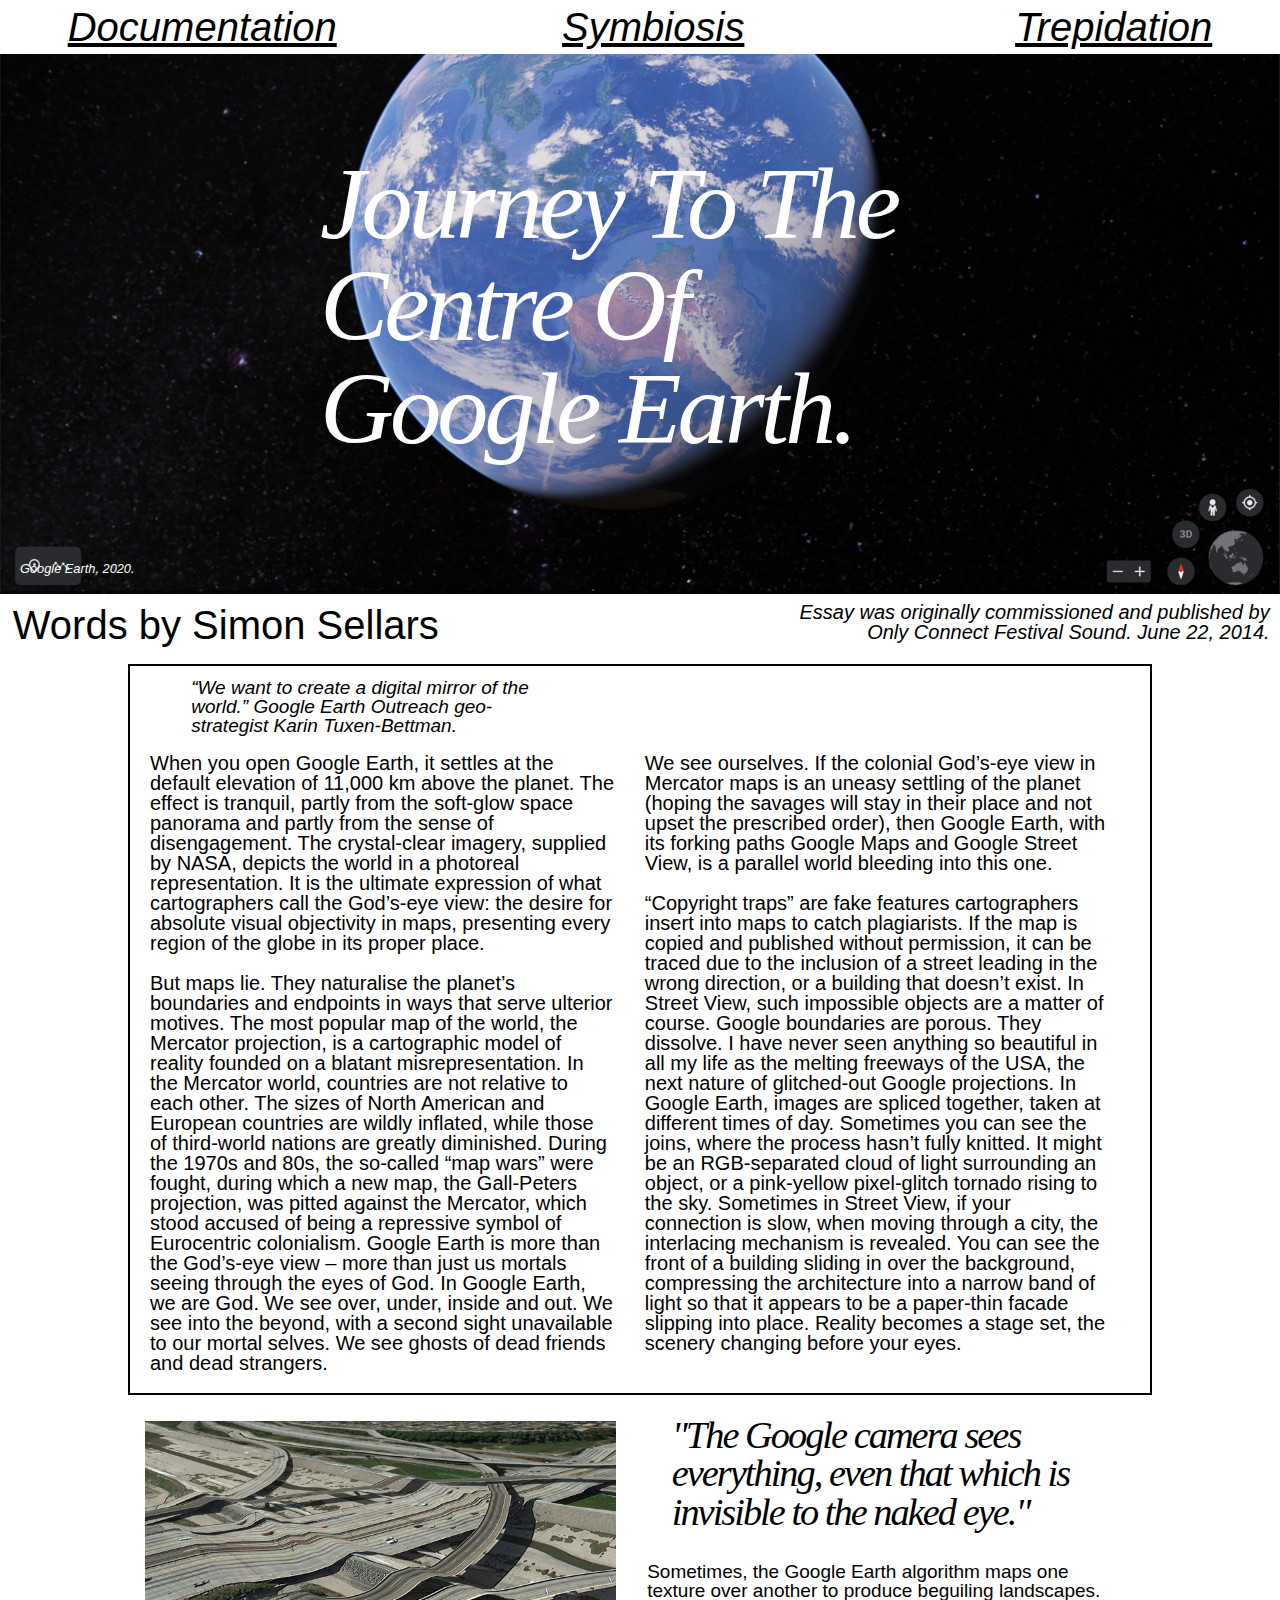
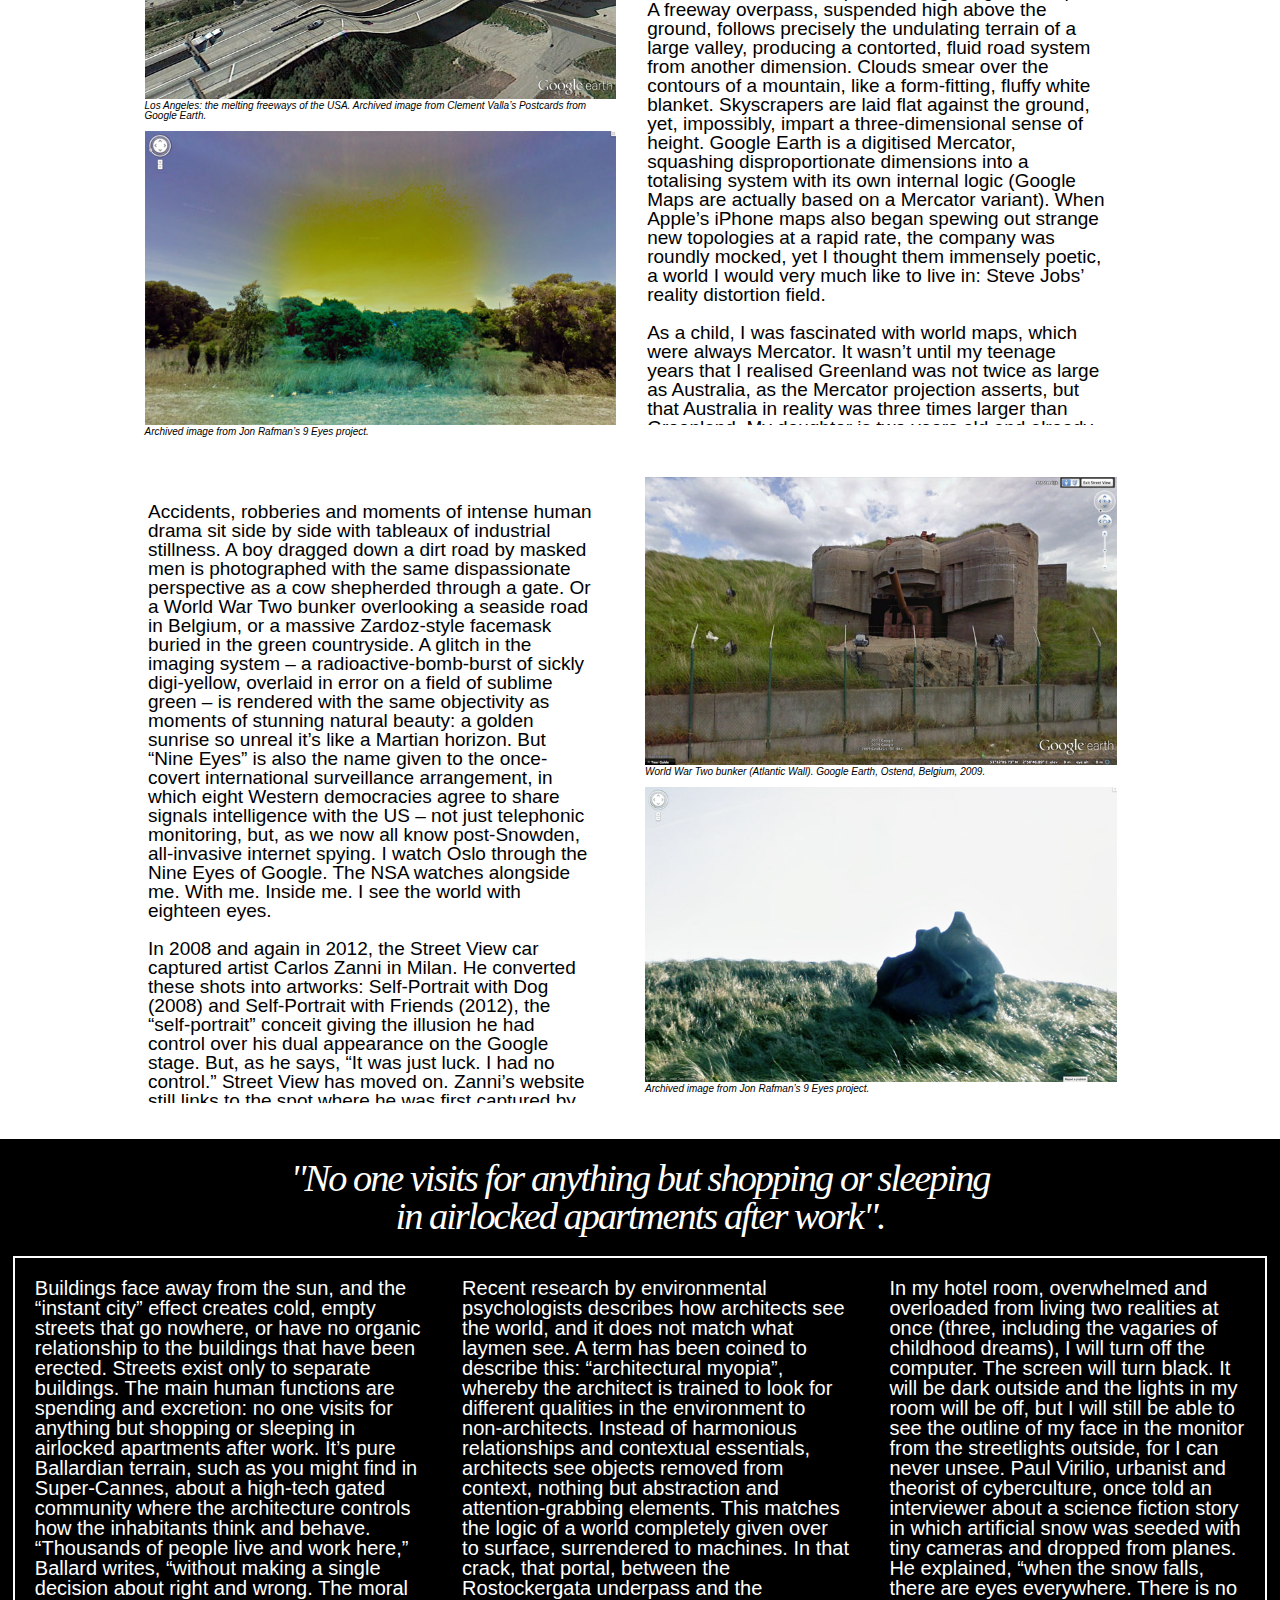
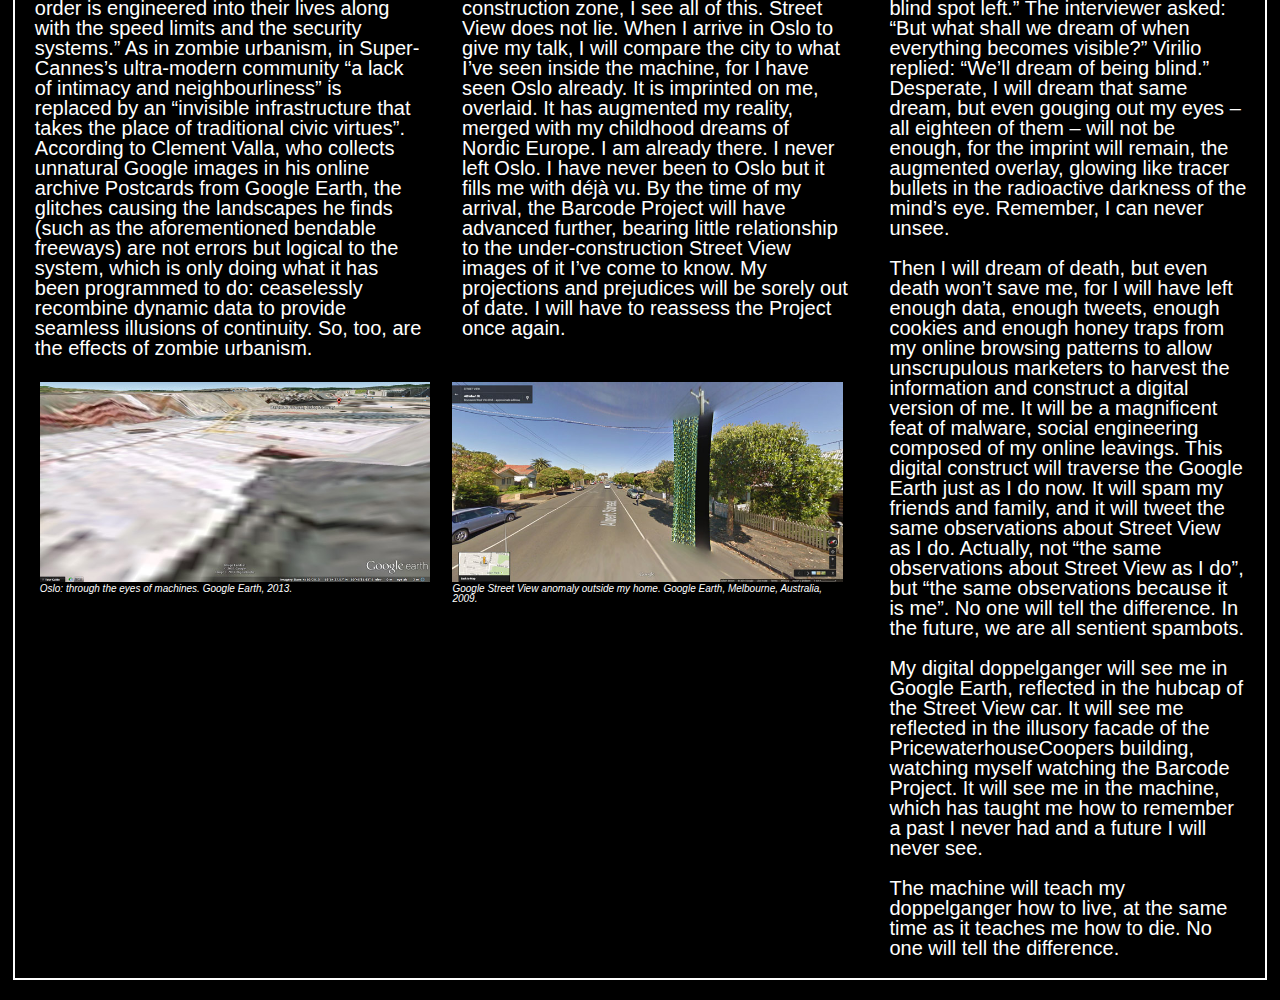
<file: not-a-book/index.html>
<!DOCTYPE html>
<html>
  <head>
    <meta charset="UTF-8">
  	<meta name="viewport" content="width=device-width,initial-scale=1">
    <title>Documentation</title>
    <link rel="stylesheet" href="assets/css/reset.css" type="text/css">
  	<link rel="stylesheet" href="assets/css/main.css" type="text/css">
  	<script src="assets/js/jquery-3.4.1.min.js"></script>
  	<script src="assets/js/main.js"></script>
  </head>
  <body>
    <!-- DO NOT REMOVE ABOVE -->
    <!-- start here -->

<!-- nav --> 

  <div class="nav">
    <div class="btn">
      <a href="http://angus-williams.github.io/not-a-book/index.html">Documentation</a></div>

    <div class="btn middle">
      <a href="http://angus-williams.github.io/not-a-book/index_2.html">
      Symbiosis<a/></div>

    <div class="btn">
      <a href="http://angus-williams.github.io/not-a-book/index_3.html">
      Trepidation</a></div>
  </div>

<!-- title -->    

    <div class="title-container">
      <div><img src="assets/images/google-earth-2.png"></div>
        <div class="title-1">
          Journey To The <br> Centre Of <br> Google Earth.
        </div>
        <div class="corner-title">
          Google Earth, 2020.
        </div>
    </div>
    
    <div class="subtitle">
      Words by Simon Sellars
    </div>

    <div class="date">
    Essay was originally commissioned and published by <br> Only Connect Festival Sound. June 22, 2014.
    </div>

<!-- body -->

<div class="border-trim-3">
    <div class="quote">“We want to create a digital mirror of the world.” Google Earth Outreach geo-strategist Karin Tuxen-Bettman.</div>

  <div class="text-container-1">
    <div class="body-text-1">
      When you open Google Earth, it settles at the default elevation of 11,000 km above the planet. The effect is tranquil, partly from the soft-glow space panorama and partly from the sense of disengagement. The crystal-clear imagery, supplied by NASA, depicts the world in a photoreal representation. It is the ultimate expression of what cartographers call the God’s-eye view: the desire for absolute visual objectivity in maps, presenting every region of the globe in its proper place. <br> <br>
    
      But maps lie. They naturalise the planet’s boundaries and endpoints in ways that serve ulterior motives. The most popular map of the world, the Mercator projection, is a cartographic model of reality founded on a blatant misrepresentation. In the Mercator world, countries are not relative to each other. The sizes of North American and European countries are wildly inflated, while those of third-world nations are greatly diminished. During the 1970s and 80s, the so-called “map wars” were fought, during which a new map, the Gall-Peters projection, was pitted against the Mercator, which stood accused of being a repressive symbol of Eurocentric colonialism. Google Earth is more than the God’s-eye view – more than just us mortals seeing through the eyes of God. In Google Earth, we are God. We see over, under, inside and out. We see into the beyond, with a second sight unavailable to our mortal selves. We see ghosts of dead friends and dead strangers. 
    </div> 


    <div class="body-text-1a">
      We see ourselves. If the colonial God’s-eye view in Mercator maps is an uneasy settling of the planet (hoping the savages will stay in their place and not upset the prescribed order), then Google Earth, with its forking paths Google Maps and Google Street View, is a parallel world bleeding into this one. <br> <br>

      “Copyright traps” are fake features cartographers insert into maps to catch plagiarists. If the map is copied and published without permission, it can be traced due to the inclusion of a street leading in the wrong direction, or a building that doesn’t exist. In Street View, such impossible objects are a matter of course. Google boundaries are porous. They dissolve. I have never seen anything so beautiful in all my life as the melting freeways of the USA, the next nature of glitched-out Google projections. In Google Earth, images are spliced together, taken at different times of day. Sometimes you can see the joins, where the process hasn’t fully knitted. It might be an RGB-separated cloud of light surrounding an object, or a pink-yellow pixel-glitch tornado rising to the sky. Sometimes in Street View, if your connection is slow, when moving through a city, the interlacing mechanism is revealed. You can see the front of a building sliding in over the background, compressing the architecture into a narrow band of light so that it appears to be a paper-thin facade slipping into place. Reality becomes a stage set, the scenery changing before your eyes.
    </div>
  </div>
</div>

    <div class="text-container-2">
  <!--     <div class="zoom-in-1">
      <img src="assets/images/plus.png">
      </div>

      <div class="zoom-out-1">
      <img src="assets/images/minus.png">
      </div> -->

      <div class="paraheading-1">"The Google camera sees everything, even that which is invisible to the naked eye."</div>
    
    <div class="image-container-1">
      <div class="reference"><img src="assets/images/google-postcard.jpg"><br> Los Angeles: the melting freeways of the USA. Archived image from Clement Valla’s Postcards from Google Earth. </div>

      <div class="reference"><img src="assets/images/9-eyes.jpg"><br> Archived image from Jon Rafman’s 9 Eyes project.</div>
    </div>


      <div class="body-text-2">
        Sometimes, the Google Earth algorithm maps one texture over another to produce beguiling landscapes. A freeway overpass, suspended high above the ground, follows precisely the undulating terrain of a large valley, producing a contorted, fluid road system from another dimension. Clouds smear over the contours of a mountain, like a form-fitting, fluffy white blanket. Skyscrapers are laid flat against the ground, yet, impossibly, impart a three-dimensional sense of height. Google Earth is a digitised Mercator, squashing disproportionate dimensions into a totalising system with its own internal logic (Google Maps are actually based on a Mercator variant). When Apple’s iPhone maps also began spewing out strange new topologies at a rapid rate, the company was roundly mocked, yet I thought them immensely poetic, a world I would very much like to live in: Steve Jobs’ reality distortion field. <br> <br>

      As a child, I was fascinated with world maps, which were always Mercator. It wasn’t until my teenage years that I realised Greenland was not twice as large as Australia, as the Mercator projection asserts, but that Australia in reality was three times larger than Greenland. My daughter is two years old and already fascinated with my iPhone, which often displays Google and Apple maps, following my obsession. Perhaps she will spend the next few years thinking it’s entirely natural for freeways to dip and bend across the landscape like straps of liquorice. Google Earth may be a digital Mercator, but it does not lie. It has no need. It lays everything bare and it can afford to, for its weapon is seduction. <br> <br>
  
      The Google camera sees everything, even that which is invisible to the naked eye. Recently, Luboš Motl, a Czech blogger, wrote about how he would feel an uncomfortable tingling in his buttocks, like many ants stinging him, when riding his bicycle under certain power lines. He noted that his bicycle seat has a hole in it, revealing exposed metal just a few centimetres away from his body. Combined with his sweat from the bike ride, he surmised that he must have been conducting an unusually high electrical field through his body generated by the power lines. He posted screen grabs from Street View that appeared to confirm this hypothesis. The images displayed bright cyan and pink clouds following the power lines under which he rode, presumably a revelation of the supercharged electromagnetic field that had infiltrated his being with such a baffling sensation. <br> <br>

      Unsurprisingly, Street View even sees ghosts. Inside this strange mechanism, I flick a switch and  zoom in to my childhood home, which I sold recently after my parents were taken ill. I look into our former backyard and see my father there. I try to get closer but I am repelled by the absolute limits of the zoom function. Dad’s face is duly blurred but he is walking purposefully. There is no sign of the broken hip that made him reliant on a walking frame, no sign of the rapidly advancing symptoms of dementia that now afflicts him. He is frozen in time-sickness. As I advance to the next frame, his pixels are squeezed through an interlaced crack in the algorithm. I am lost between worlds, like a louse trying to find a crack of daylight in a crumpled bed sheet. Everything passes through us now: electromagnetic waves; tweets bouncing from mobile phone towers through our bodies; images of our dead and dying loved ones. The machine teaches us how to remember. <br> <br>
    
      I float in space, watching the Earth from 11,000 km out, the God’s-eye view. Greenland, Iceland, Denmark, Norway, Sweden, Finland… pinpricks of light on the Google projection. They are all linked in my mind. Ever since I was a child, I’ve always wanted to visit Northern Europe. There is something about the landscape that inspires great wonder in me. Perhaps it was that childhood perception of Greenland as this enormous, mythical landmass, even bigger than Australia, almost completely filled with ice and snow. Now, I have the chance. My first stop is Norway. I patch into the console and spiral down into the ground, into Oslo’s Bjørvika district and the Barcode Project, the controversial high-rise redevelopment in a former docklands area. <br> <br>

      I have a Norwegian friend, and she tells me the Barcode Project represents a city in a permanent state of near future, convenience hardwired into its new building projects at the expense of conservation; a new-rich decadence. The Barcode is a Ballardian development, she suggests, reminiscent of the worlds of J.G. Ballard, especially his novels Cocaine Nights and Super-Cannes, which document urban decadence hidden behind sleek architecture, powered by a deviant human psychology mutated by technological systems. Soon I will be in Oslo in real time, in the real world, to give a talk on Ballard, surveillance culture and cinema. Then, I will be able to test my contact’s hypothesis for myself, but for now all I have to see with are my Nine Eyes. <br> <br>

      Street View cars take panoramic images of streets around the world, which, when stitched together, provide the software’s immersive digital landscape. The cars have nine camera lenses affixed to a pole on the car’s roof: the “Nine Eyes of Google Street View”, a term coined by artist Jon Rafman. This allows the Google perspective to be truly wraparound: over, under, inside, out. Nothing escapes this 360-degree gaze. Not a startled deer running down a highway. Not a boy in full clown costume performing a hold-up. Not a grieving woman kneeling by the side of an overturned car. Not a girl sitting in the middle of a road, her possessions strewn around her. All are past or present images frozen in Street View; some remain, some now erased.
    </div>
  </div>

  <div class="text-container-3">
<!--       <div class="zoom-in-2">
      <img src="assets/images/plus.png">
      </div>

      <div class="zoom-out-2">
      <img src="assets/images/minus.png">
      </div>


 -->
 <div class="image-container-2">

      <div class="reference"><img src="assets/images/bunker-366-Zeedijk.jpg"><br> World War Two bunker (Atlantic Wall). Google Earth, Ostend, Belgium, 2009. </div>

      <div class="reference"><img src="assets/images/Zardoz.jpg"><br> Archived image from Jon Rafman’s 9 Eyes project.</div>
     </div>

 <div class="body-text-3">
     Accidents, robberies and moments of intense human drama sit side by side with tableaux of industrial stillness. A boy dragged down a dirt road by masked men is photographed with the same dispassionate perspective as a cow shepherded through a gate. Or a World War Two bunker overlooking a seaside road in Belgium, or a massive Zardoz-style facemask buried in the green countryside. A glitch in the imaging system – a radioactive-bomb-burst of sickly digi-yellow, overlaid in error on a field of sublime green – is rendered with the same objectivity as moments of stunning natural beauty: a golden sunrise so unreal it’s like a Martian horizon. But “Nine Eyes” is also the name given to the once-covert international surveillance arrangement, in which eight Western democracies agree to share signals intelligence with the US – not just telephonic monitoring, but, as we now all know post-Snowden, all-invasive internet spying. I watch Oslo through the Nine Eyes of Google. The NSA watches alongside me. With me. Inside me. I see the world with eighteen eyes. <br> <br>

    In 2008 and again in 2012, the Street View car captured artist Carlos Zanni in Milan. He converted these shots into artworks: Self-Portrait with Dog (2008) and Self-Portrait with Friends (2012), the “self-portrait” conceit giving the illusion he had control over his dual appearance on the Google stage. But, as he says, “It was just luck. I had no control.” Street View has moved on. Zanni’s website still links to the spot where he was first captured by Google, but he no longer appears: the image database has been updated. There is now just an empty pavement and a blank wall. Because of this, Zanni thinks Google is building a “time machine” that will allow us to see cities unborn. He believes Google has been saving and storing Street View layers since the project began in 2007, with the aim of eventually allowing us to traverse a particular area back in time. In the near future, a version of me will browse the Barcode Project, reducing the opacity of the various layers of time stacked on top of each other, allowing the earliest ones, the girders and steel of the unbuilt Barcode high-rises, to fade away and gradually take flesh as their blue-and-green pixelated facades slide into view. <br> <br>

    People are waiting to live and work in the Barcode Project. In fact, they are already there, we just can’t see them yet – the layer is hidden. Photoshop tools. Deselect the eye symbol. I can’t see the layer anymore. I can’t clone the layer. I feel disorientated. Something’s not right. I can see the joins. They don’t match. There is no synergy, no match between the old and new. I can’t gauge it. The scale is wrong. I try to get closer to two women walking past the Barcode construction zone but they literally disappear before my eyes the closer I get. The connection is lost. I am two frames into the future, and there are no people in the Barcode Project. Only strange shapes and weird colours. <br> <br>

    I’m inside this bizarre machine again, and I turn around. I let it turn me around, and I see a low-slung underpass, an isosceles triangle of light next to Rostockergata, the main street lining the construction zone. In this crack between worlds, I see layers of history, discarded and forgotten. Reams of graffiti, old soup cans, a smashed TV set, a disfigured bicycle, torn paper, mattresses. I see two young men, one bearded, the other wearing a hoodie, immersed in conversation, squatting behind a pile of rubble. I must look closely to see them, zooming in at the maximum. None of this exists now in reality, not in these coordinates; the images are datestamped “2009”. When I first tried to find information on the Barcode Project, I Googled “Rostockergata”. The first result was an entry on Wiki Maps: “This place was deleted. It will be removed from all search engines in a few weeks.” It is an appropriate requiem. I found a Norwegian blog that mourned the loss of Rostockergata’s old waterfront character, paved over by the shiny new Barcode reality. In the comments, a reader wrote: “Rostockergata forsvinner ikke! Den skal reetableres mellom Dnbnor byggene i Barcoderekken.” Using (what else?) Google Translate, I understood this to mean: “Rostockergata can live: just relocate it in the sliver of space between the Barcode buildings.’ There, it will be resurrected as an historical simulacrum, flat and substanceless. <br> <br>

    In the construction zone, on the green-and-blue facade of the PricewaterhouseCoopers building, I see fake perspective tricks worked into the building’s skin. This type of game is always a con, a way for architects to ignore the lived experience of a city by focusing attention on the bling of a building. Pure illusion. It does not reflect reality, only itself, like two mirrors distorting each other into infinity. In Melbourne, where I live, there is a similar development, the Docklands Precinct (or “Shocklands”, as I prefer it). Like the Barcode Project, it’s a redeveloped industrial waterfront area in the city centre. Like Barcode, its buildings are designed so close to each other they create narrow passages between them. Urbanists call such spaces SLOAP: Spaces Left Over After Planning. The Shocklands are hostile to urban life and human scale. The SLOAP there forms hyperactive wind tunnels that repel all street-level activity through constant wind motion and noise. Instead of designing sites for public interaction from the start, the SLOAP is what we get, and the architects can always claim: “There is your public space.” <br> <br>

    When work started on the Barcode Project, the remains of nine wrecked ships were discovered, dating from the early 16th century. No trace of this history remains in the new buildings, except that tangentially aquatic blue-and-green palette. In the Shocklands, the old maritime culture is reduced to the shape of a row of high-rises designed to look like the prows of ships, or abridged with fibreglass anchors, rope and sailor caps decorating the shells of plastic cafes and restaurants. These establishments are named to provide the final touches to a copy of an original that never existed: Capn’s Cafe; Steam Packet Restaurant; Mariners Tavern. This is the ultimate expression of the terminal logic suggested by the Rostockergata blog. Let’s call it “zombie urbanism”: what happens when an area of urban life is killed off then reanimated under external control (following the old-style zombie trope, whereby the dead are woken from the grave and controlled by witch doctors). What made the area vibrant in the past is sucked out and re-injected into a distortion of its former self. The old way of life is remaindered. The old buildings that could be salvaged are completely gutted, surviving in traces as a grotesquery.
    </div>
    
</div>
<!-- bottom body --> 

     <div class="border">

      <div class="paraheading-2">
         "No one visits for anything but shopping or sleeping in airlocked apartments after work".
      </div>

  <div class="text-container-4">
    <div class="body-text-4a">
         Buildings face away from the sun, and the “instant city” effect creates cold, empty streets that go nowhere, or have no organic relationship to the buildings that have been erected. Streets exist only to separate buildings. The main human functions are spending and excretion: no one visits for anything but shopping or sleeping in airlocked apartments after work. It’s pure Ballardian terrain, such as you might find in Super-Cannes, about a high-tech gated community where the architecture controls how the inhabitants think and behave. “Thousands of people live and work here,” Ballard writes, “without making a single decision about right and wrong. The moral order is engineered into their lives along with the speed limits and the security systems.” As in zombie urbanism, in Super-Cannes’s ultra-modern community “a lack of intimacy and neighbourliness” is replaced by an “invisible infrastructure that takes the place of traditional civic virtues”. According to Clement Valla, who collects unnatural Google images in his online archive Postcards from Google Earth, the glitches causing the landscapes he finds (such as the aforementioned bendable freeways) are not errors but logical to the system, which is only doing what it has been programmed to do: ceaselessly recombine dynamic data to provide seamless illusions of continuity. So, too, are the effects of zombie urbanism. 
    </div> 


    <div class="body-text-4b">
        Recent research by environmental psychologists describes how architects see the world, and it does not match what laymen see. A term has been coined to describe this: “architectural myopia”, whereby the architect is trained to look for different qualities in the environment to non-architects. Instead of harmonious relationships and contextual essentials, architects see objects removed from context, nothing but abstraction and attention-grabbing elements. This matches the logic of a world completely given over to surface, surrendered to machines. In that crack, that portal, between the Rostockergata underpass and the construction zone, I see all of this. Street View does not lie. When I arrive in Oslo to give my talk, I will compare the city to what I’ve seen inside the machine, for I have seen Oslo already. It is imprinted on me, overlaid. It has augmented my reality, merged with my childhood dreams of Nordic Europe. I am already there. I never left Oslo. I have never been to Oslo but it fills me with déjà vu. By the time of my arrival, the Barcode Project will have advanced further, bearing little relationship to the under-construction Street View images of it I’ve come to know. My projections and prejudices will be sorely out of date. I will have to reassess the Project once again. 
       </div>

       <div class="body-text-4c">
        In my hotel room, overwhelmed and overloaded from living two realities at once (three, including the vagaries of childhood dreams), I will turn off the computer. The screen will turn black. It will be dark outside and the lights in my room will be off, but I will still be able to see the outline of my face in the monitor from the streetlights outside, for I can never unsee. Paul Virilio, urbanist and theorist of cyberculture, once told an interviewer about a science fiction story in which artificial snow was seeded with tiny cameras and dropped from planes. He explained, “when the snow falls, there are eyes everywhere. There is no blind spot left.” The interviewer asked: “But what shall we dream of when everything becomes visible?” Virilio replied: “We’ll dream of being blind.” Desperate, I will dream that same dream, but even gouging out my eyes – all eighteen of them – will not be enough, for the imprint will remain, the augmented overlay, glowing like tracer bullets in the radioactive darkness of the mind’s eye. Remember, I can never unsee. <br> <br>

        Then I will dream of death, but even death won’t save me, for I will have left enough data, enough tweets, enough cookies and enough honey traps from my online browsing patterns to allow unscrupulous marketers to harvest the information and construct a digital version of me. It will be a magnificent feat of malware, social engineering composed of my online leavings. This digital construct will traverse the Google Earth just as I do now. It will spam my friends and family, and it will tweet the same observations about Street View as I do. Actually, not “the same observations about Street View as I do”, but “the same observations because it is me”. No one will tell the difference. In the future, we are all sentient spambots. <br> <br>

        My digital doppelganger will see me in Google Earth, reflected in the hubcap of the Street View car. It will see me reflected in the illusory facade of the PricewaterhouseCoopers building, watching myself watching the Barcode Project. It will see me in the machine, which has taught me how to remember a past I never had and a future I will never see. 
        <br> <br>  

        The machine will teach my doppelganger how to live, at the same time as it teaches me how to die. No one will tell the difference.
       </div>

       <div class="image-container-3a">
        <div class="reference"><img src="assets/images/Oslo.jpg"><br> Oslo: through the eyes of machines. Google Earth, 2013. </div>
      </div>

      <div class="image-container-3b">
        <div class="reference"><img src="assets/images/albert-st-glitch.jpg"><br> Google Street View anomaly outside my home. Google Earth, Melbourne, Australia, 2009. </div>
       </div>

    </div>
  </div>

</div>


    <!-- DO NOT REMOVE BELOW -->
    <!-- end here -->
  </body>
</html>
</file>
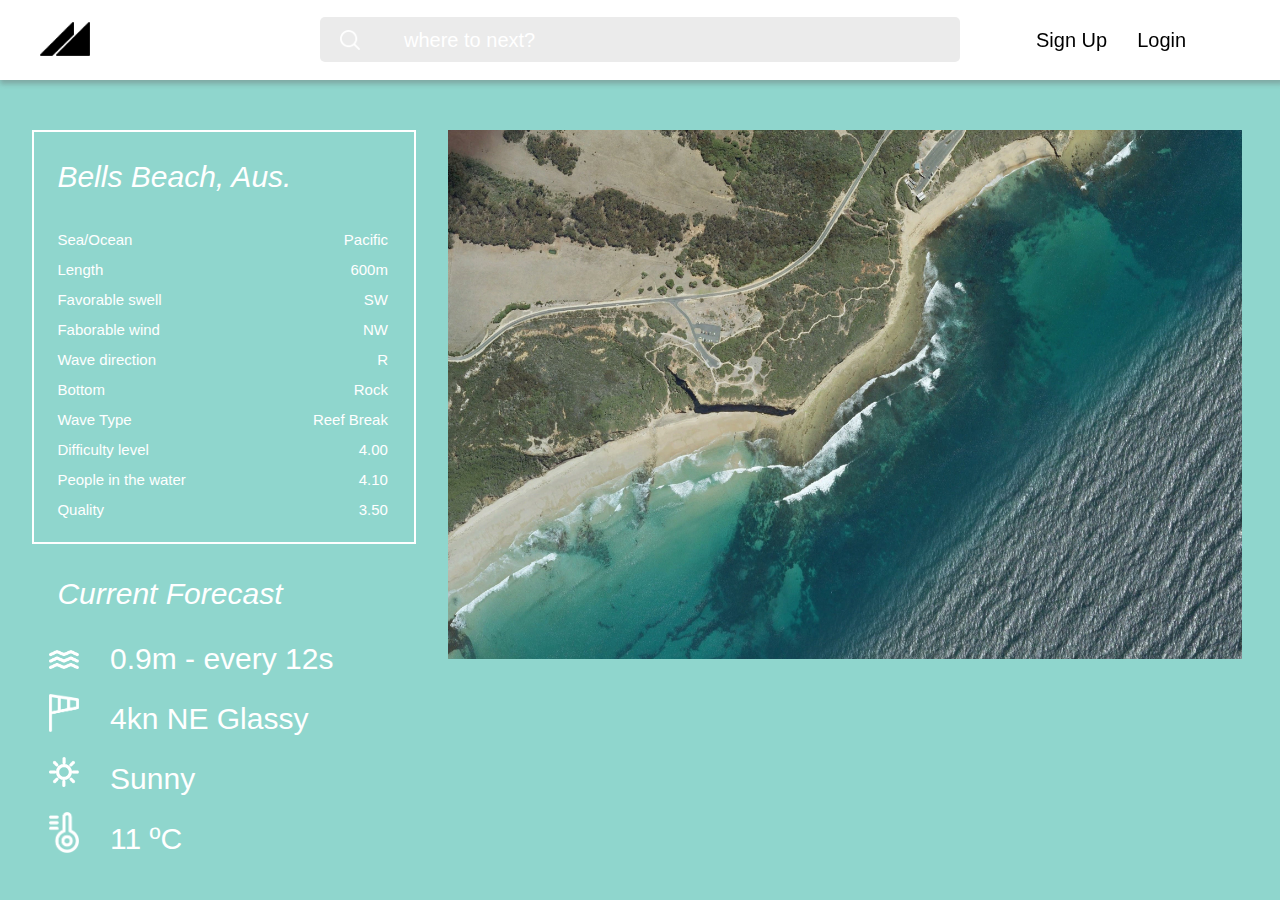
<file: prototype/index.html>
<!DOCTYPE html>
<html>
  <head>
    <meta charset="UTF-8">
  	<meta name="viewport" content="width=device-width,initial-scale=1">
    <title>Swell - Home</title>
    <link rel="stylesheet" href="assets/css/reset.css" type="text/css">
  	<link rel="stylesheet" href="assets/css/main.css" type="text/css">
  	<script src="assets/js/jquery-3.4.1.min.js"></script>
  	<script src="assets/js/main.js"></script>
  </head>
  <body>
    <!-- DO NOT REMOVE ABOVE -->
    <!-- start here -->

          <div class="nav">
        <div class="logo"><img src="assets/images/surf_01.png"></div>
        <div class="searchbar">
          <div class="search"><img src="assets/images/search.png"></div>
          <div class="search-edit"><p contenteditable="true">where to next?
          </p></div>
          <div class=login-container>
          <div class="signup-1">Sign Up</div>
          <div class="signup-2">Login</div>
          </div>
        </div>
    </div>

    <div class="screen">
      <div class=data>
        <div class="beach-name">Bells Beach, Aus.</div>
        <div class="data-left">
          Sea/Ocean <br><br>
          Length <br><br>
          Favorable swell <br><br>
          Faborable wind <br><br>
          Wave direction <br><br>
          Bottom <br><br>
          Wave Type <br><br>
          Difficulty level <br><br>
          People in the water <br><br>
          Quality <br><br>
        </div>
        <div class="data-right">
          Pacific <br><br>
          600m <br><br>
          SW <br><br>
          NW <br><br>
          R <br><br>
          Rock <br><br>
          Reef Break <br><br>
          4.00 <br><br>
          4.10 <br><br>
          3.50 <br><br>
        </div>
      </div>

      <div class="frame"><img src="assets/images/bells-beach.jpg"></div>
      <div class="bio">
        Bells Beach is located in the southern part of Australia. <br><br>

        It is an open spot to the sea with rock-bottom whose best season is autumn and winter.The spot offers world-class with long, fast right-hander waves and with pipe sections working better with rising mid-tide. <br><br>

        Usually there is a surfer when it works: respect the rest of surfers, be careful with rocks and sharks.
        </div>

      <div class="forecast">
        <div class="forecast-title">Current Forecast</div>
        <div class="icons-container">
          <div class="icons"><img src="assets/images/wave.png"></div>
          <div class="icons"><img src="assets/images/flag.png"></div>
          <div class="icons"><img src="assets/images/sun.png"></div>
          <div class="icons"><img src="assets/images/temp.png"></div>
        </div>
        <div class="data-left">
          0.9m - every 12s <br><br>
          4kn NE Glassy <br><br>
          Sunny <br><br>
          11 ºC <br><br>
        </div>
      </div>
    </div>



    <div class="slidemenu">
      <div class="menu-title">Swell</div>
      <div class="x"><img src="assets/images/x.png"></div>
      <div class="menu-items">
        <a href="https://angus-williams.github.io/prototype/index.html">Home</a><br><br>
        <a href="https://angus-williams.github.io/prototype/page_2.html">About</a><br><br>
        <a href="#">Profile</a><br><br>
        <a href="#">Settings</a><br><br>
        <a href="#">Help</a>
      </div>
    </div>


    <!-- DO NOT REMOVE BELOW -->
    <!-- end here -->
  </body>
</html>
</file>
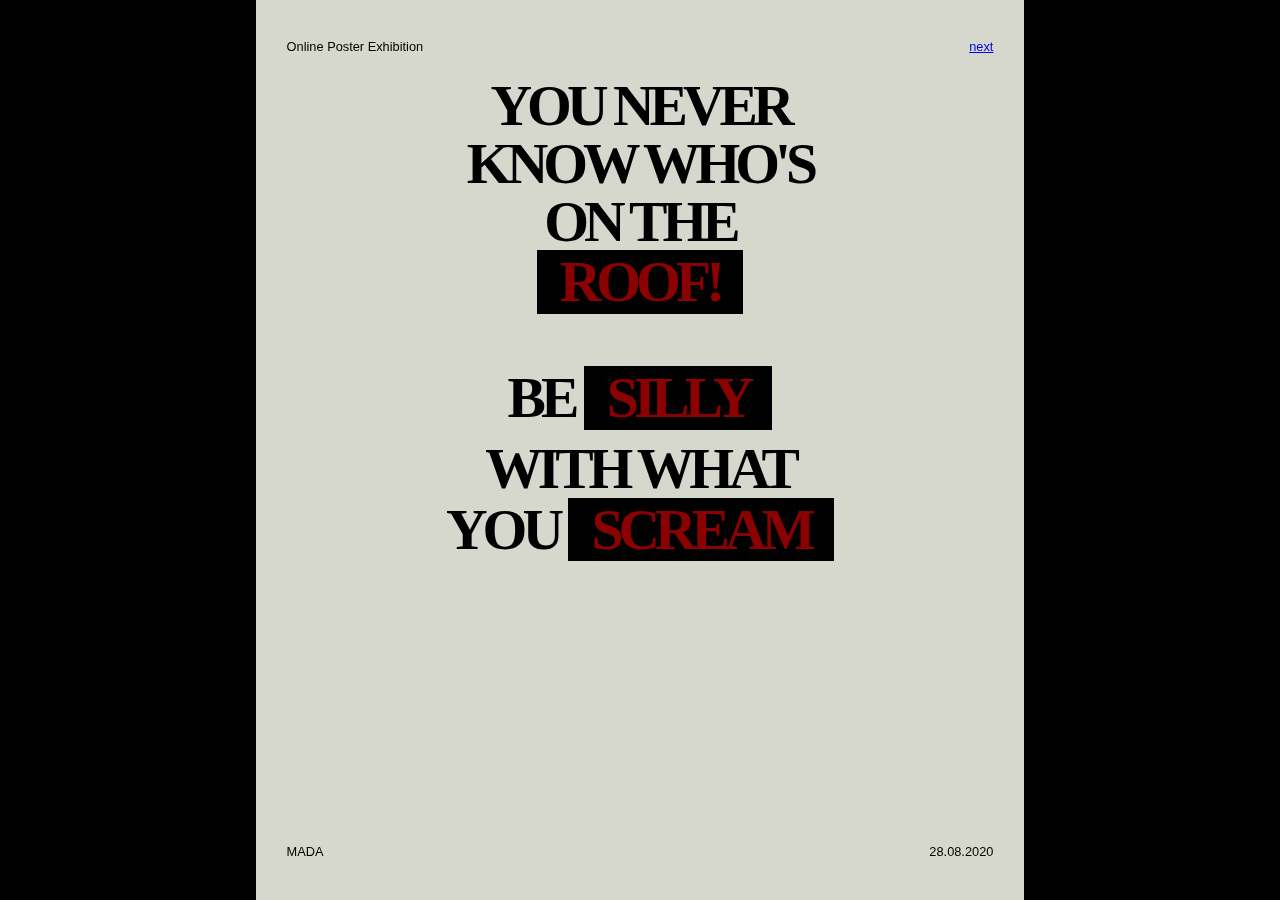
<file: xyz/index.html>
<!DOCTYPE html>
<html>
  <head>
    <meta charset="UTF-8">
  	<meta name="viewport" content="width=device-width,initial-scale=1">
    <title>XYZ page 1</title>
    <link rel="stylesheet" href="assets/css/reset.css" type="text/css">
  	<link rel="stylesheet" href="assets/css/page1.css" type="text/css">
  	<script src="assets/js/jquery-3.4.1.min.js"></script>
  	<script src="assets/js/main.js"></script>
  </head>
  <body>
    <!-- DO NOT REMOVE ABOVE -->
    <!-- start here -->

  <div class="content">
  </div>

  <div class="title">
    YOU NEVER<br>KNOW WHO'S<br>ON THE<br><span class="word1"></span>
  </div>

  <div class="content">
  </div>

  <!-- break betweeen text -->

  <div class="title2">
    BE <span class="word2"></span>
  </div>

  <div class="title3">
    WITH WHAT<br>YOU <span class="word3"></span>
  </div>

<!--   <div =class="static1">
    <span class="word4"></span>
  </div>

  <div =class="static1">
    <span class="word5"></span>
  </div>

  <div =class="static1">
    <span class="word6"></span>
  </div> -->

  <!-- poster info content -->

  <div class="poster">
    Online Poster Exhibition
  </div>

  <div class="mada">
    MADA
  </div>
     
  <div class="date">
    28.08.2020
  </div>

  <div class="link"><a href="http://angus-williams.github.io/xyz/page2.html">
    next
  </div>





    <!-- DO NOT REMOVE BELOW -->
    <!-- end here -->
  </body>
</html>
</file>
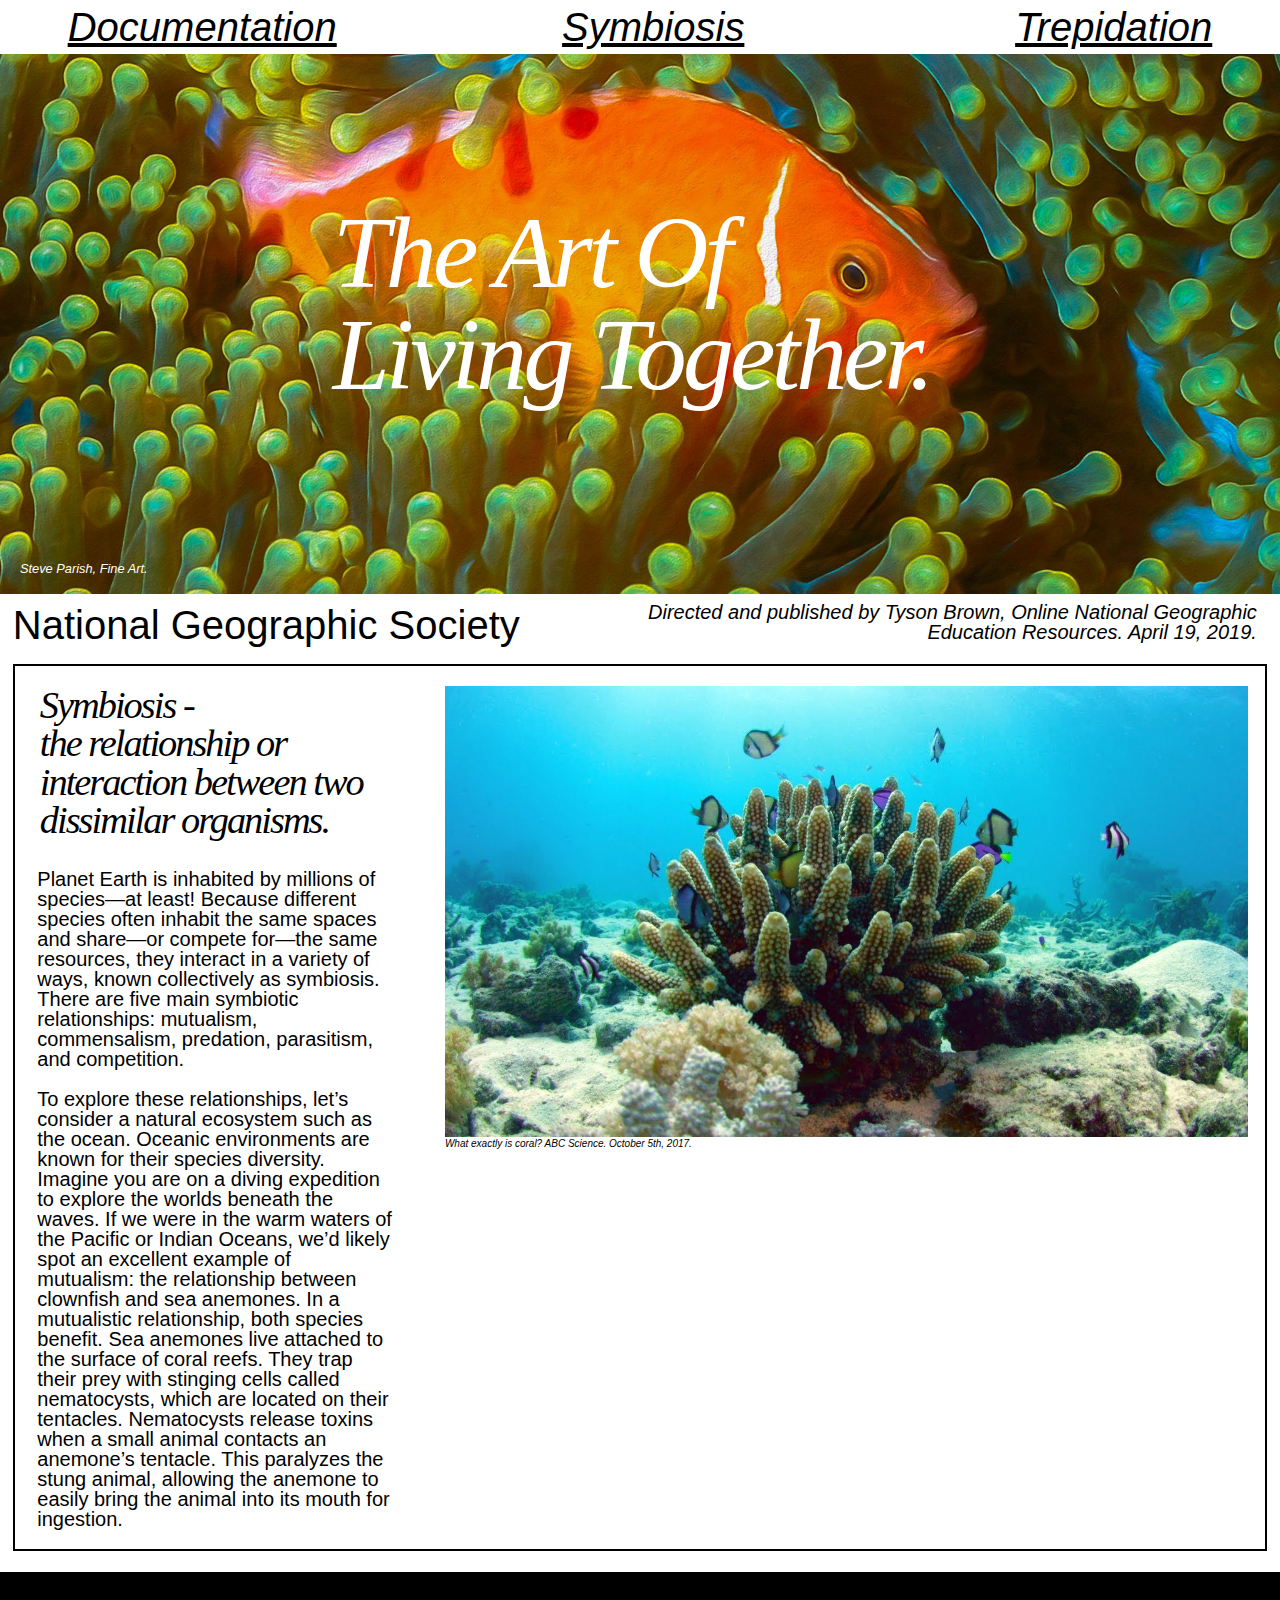
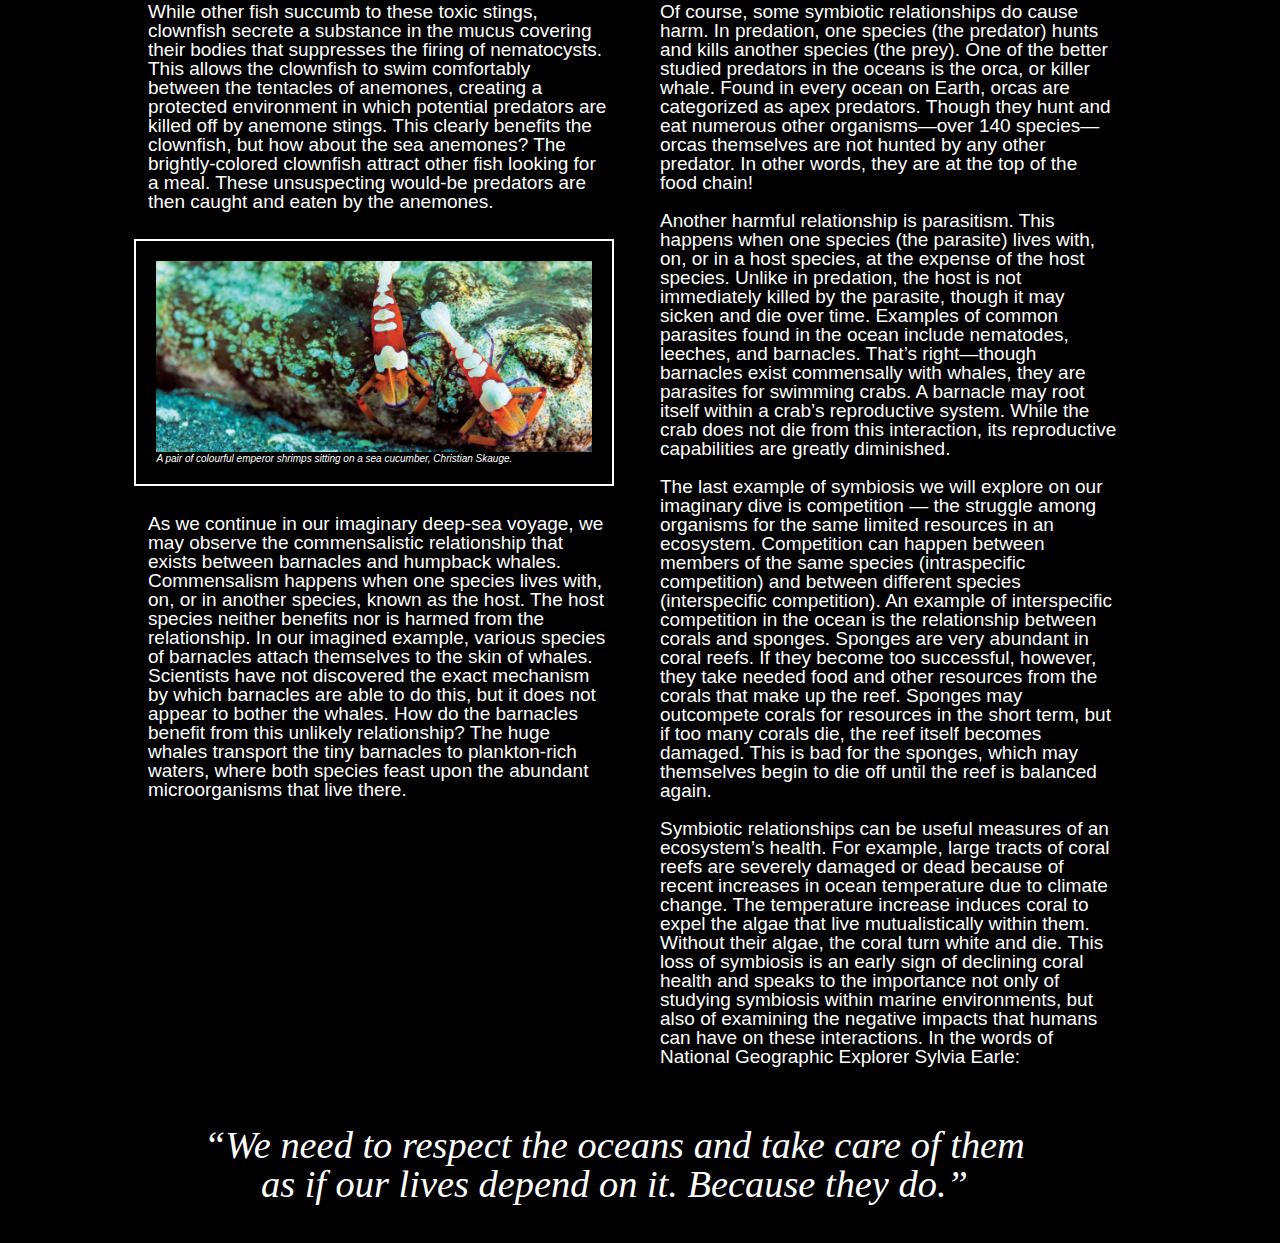
<file: not-a-book/index_2.html>
<!DOCTYPE html>
<html>
  <head>
    <meta charset="UTF-8">
  	<meta name="viewport" content="width=device-width,initial-scale=1">
    <title>Symbiosis</title>
    <link rel="stylesheet" href="assets/css/reset.css" type="text/css">
  	<link rel="stylesheet" href="assets/css/main.css" type="text/css">
  	<script src="assets/js/jquery-3.4.1.min.js"></script>
  	<script src="assets/js/main.js"></script>
  </head>
  <body>
    <!-- DO NOT REMOVE ABOVE -->
    <!-- start here -->

<!-- nav --> 

  <div class="nav">
    <div class="btn">
      <a href="http://angus-williams.github.io/not-a-book/index.html">Documentation</a></div>

    <div class="btn middle">
      <a href="http://angus-williams.github.io/not-a-book/index_2.html">
      Symbiosis<a/></div>

    <div class="btn">
      <a href="http://angus-williams.github.io/not-a-book/index_3.html">
      Trepidation</a></div>
  </div>


  <!-- next article/ title -->

  <div class="title-container">
      <div><img src="assets/images/symbiosis.jpg"></div>
        <div class="title-2">
          The Art Of <br> Living Together.
        </div>
        <div class="corner-title">
          Steve Parish, Fine Art.
        </div>
    </div>
 
    <div class="subtitle-2">
      National Geographic Society
    </div>

    <div class="date-2">
    Directed and published by Tyson Brown, Online National Geographic <br>Education Resources. April 19, 2019.
    </div>

      

  <div class="border-trim-5">

    <div class="paraheading-10">
        Symbiosis - <br>the relationship or interaction between two dissimilar organisms.
      </div>

    <div class="image-container-6">
      <div class="reference-2"><img src="assets/images/coral.jpg"><br> What exactly is coral? ABC Science. October 5th, 2017.</div>
    </div>

      <div class="body-text-7a">
       Planet Earth is inhabited by millions of species—at least! Because different species often inhabit the same spaces and share—or compete for—the same resources, they interact in a variety of ways, known collectively as symbiosis. There are five main symbiotic relationships: mutualism, commensalism, predation, parasitism, and competition. <br> <br> 

        To explore these relationships, let’s consider a natural ecosystem such as the ocean. Oceanic environments are known for their species diversity. Imagine you are on a diving expedition to explore the worlds beneath the waves. If we were in the warm waters of the Pacific or Indian Oceans, we’d likely spot an excellent example of mutualism: the relationship between clownfish and sea anemones. In a mutualistic relationship, both species benefit. Sea anemones live attached to the surface of coral reefs. They trap their prey with stinging cells called nematocysts, which are located on their tentacles. Nematocysts release toxins when a small animal contacts an anemone’s tentacle. This paralyzes the stung animal, allowing the anemone to easily bring the animal into its mouth for ingestion. 
      </div>

    
  </div>

    <div class="border-3">
      <div class="body-text-8">
         While other fish succumb to these toxic stings, clownfish secrete a substance in the mucus covering their bodies that suppresses the firing of nematocysts. This allows the clownfish to swim comfortably between the tentacles of anemones, creating a protected environment in which potential predators are killed off by anemone stings. This clearly benefits the clownfish, but how about the sea anemones? The brightly-colored clownfish attract other fish looking for a meal. These unsuspecting would-be predators are then caught and eaten by the anemones.
        </div>

        <div class="image-container-7">
          <div class="reference"><img src="assets/images/shrimp.jpg"><br>
          A pair of colourful emperor shrimps sitting on a sea cucumber, Christian Skauge.</div>
        </div>

        <div class="body-text-8a">
         As we continue in our imaginary deep-sea voyage, we may observe the commensalistic relationship that exists between barnacles and humpback whales. Commensalism happens when one species lives with, on, or in another species, known as the host. The host species neither benefits nor is harmed from the relationship. In our imagined example, various species of barnacles attach themselves to the skin of whales. Scientists have not discovered the exact mechanism by which barnacles are able to do this, but it does not appear to bother the whales. How do the barnacles benefit from this unlikely relationship? The huge whales transport the tiny barnacles to plankton-rich waters, where both species feast upon the abundant microorganisms that live there.
      </div>

        <div class="body-text-8b">
        Of course, some symbiotic relationships do cause harm. In predation, one species (the predator) hunts and kills another species (the prey). One of the better studied predators in the oceans is the orca, or killer whale. Found in every ocean on Earth, orcas are categorized as apex predators. Though they hunt and eat numerous other organisms—over 140 species—orcas themselves are not hunted by any other predator. In other words, they are at the top of the food chain!  <br> <br>

        Another harmful relationship is parasitism. This happens when one species (the parasite) lives with, on, or in a host species, at the expense of the host species. Unlike in predation, the host is not immediately killed by the parasite, though it may sicken and die over time. Examples of common parasites found in the ocean include nematodes, leeches, and barnacles. That’s right—though barnacles exist commensally with whales, they are parasites for swimming crabs. A barnacle may root itself within a crab’s reproductive system. While the crab does not die from this interaction, its reproductive capabilities are greatly diminished. <br> <br>

        The last example of symbiosis we will explore on our imaginary dive is competition — the struggle among organisms for the same limited resources in an ecosystem. Competition can happen between members of the same species (intraspecific competition) and between different species (interspecific competition). An example of interspecific competition in the ocean is the relationship between corals and sponges. Sponges are very abundant in coral reefs. If they become too successful, however, they take needed food and other resources from the corals that make up the reef. Sponges may outcompete corals for resources in the short term, but if too many corals die, the reef itself becomes damaged. This is bad for the sponges, which may themselves begin to die off until the reef is balanced again. <br> <br>

        Symbiotic relationships can be useful measures of an ecosystem’s health. For example, large tracts of coral reefs are severely damaged or dead because of recent increases in ocean temperature due to climate change. The temperature increase induces coral to expel the algae that live mutualistically within them. Without their algae, the coral turn white and die. This loss of symbiosis is an early sign of declining coral health and speaks to the importance not only of studying symbiosis within marine environments, but also of examining the negative impacts that humans can have on these interactions. In the words of National Geographic Explorer Sylvia Earle:   
      </div>

      <div class="paraheading-11">
        “We need to respect the oceans and take care of them as if our lives depend on it. Because they do.”
      </div>

    </div>



  

    <!-- DO NOT REMOVE BELOW -->
    <!-- end here -->
  </body>
</html>
</file>
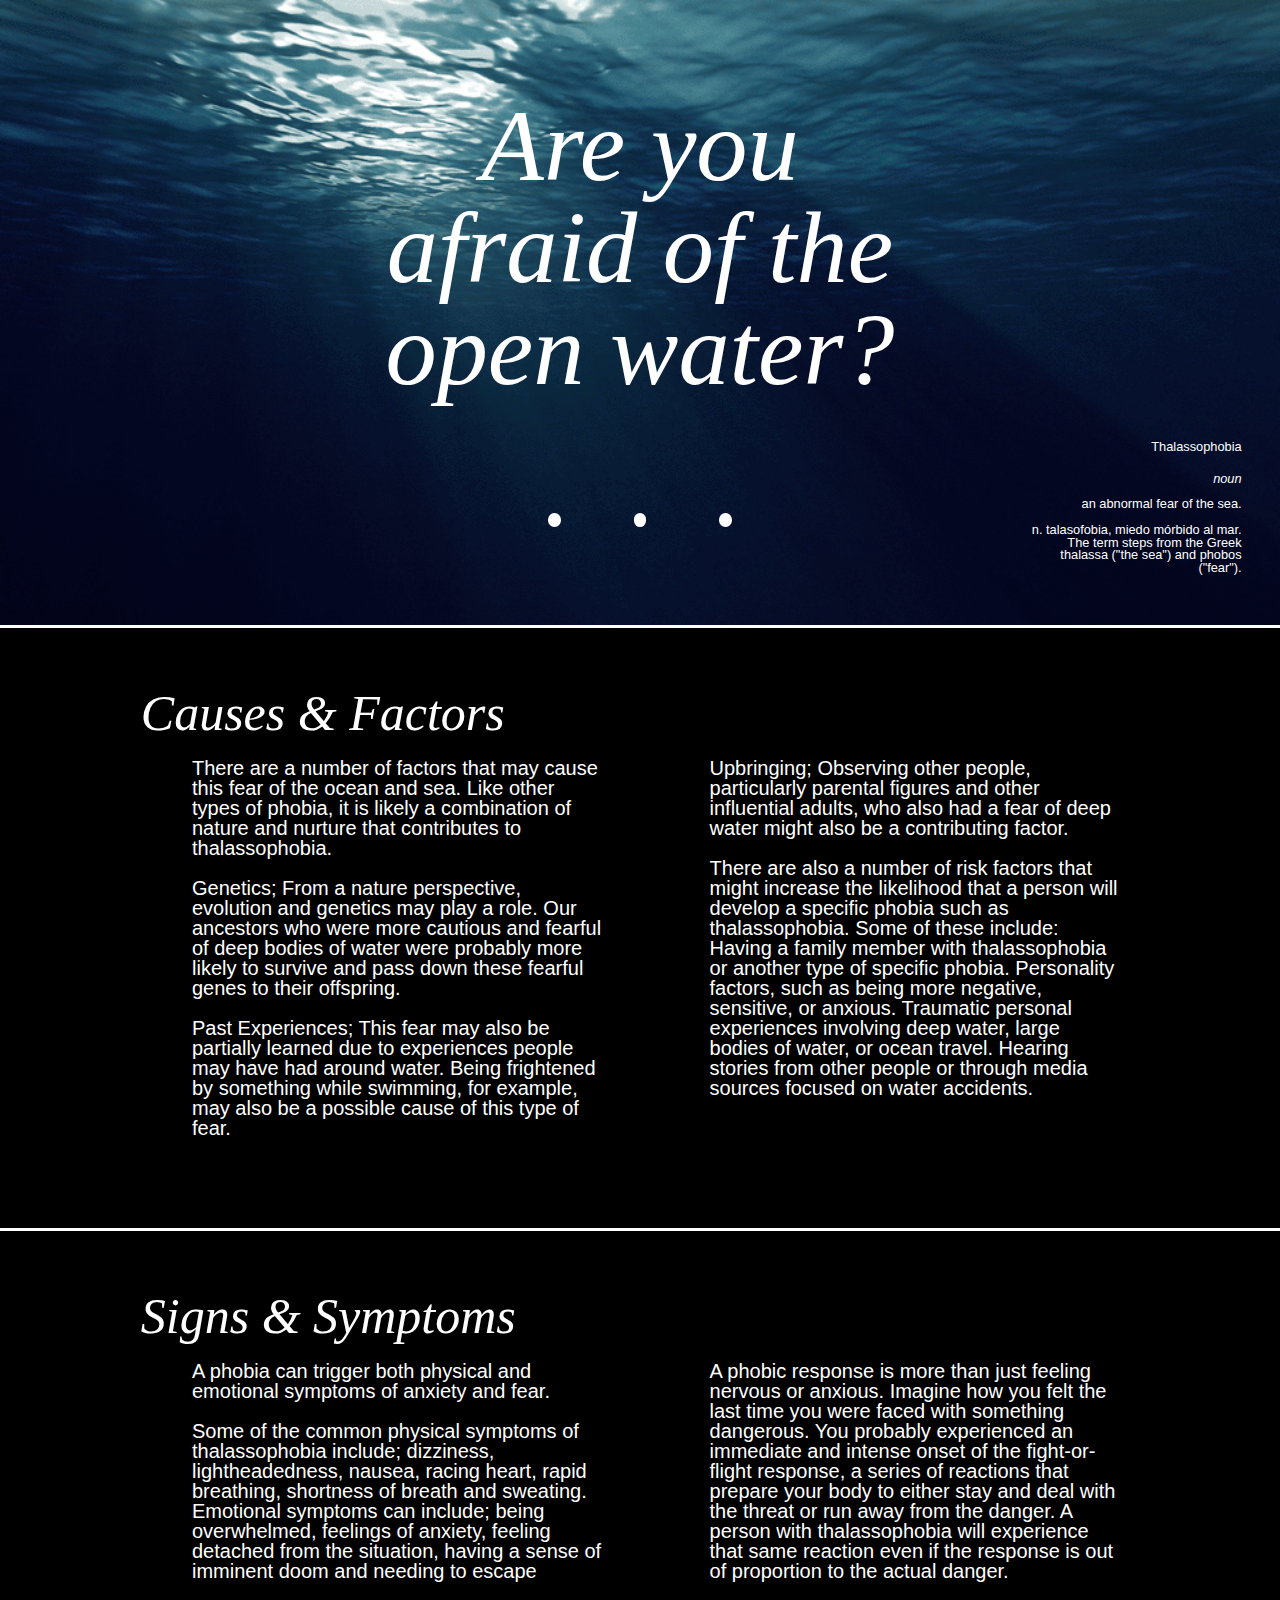
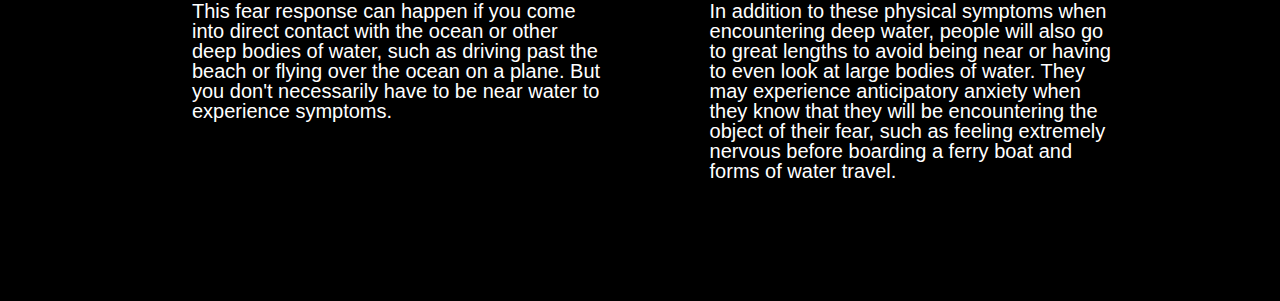
<file: online-guide/page_2.html>
<!DOCTYPE html>
<html>
  <head>
    <meta charset="UTF-8">
  	<meta name="viewport" content="width=device-width,initial-scale=1">
    <title>Causes & Symptoms</title>
    <link rel="stylesheet" href="assets/css/reset.css" type="text/css">
  	<link rel="stylesheet" href="assets/css/main.css" type="text/css">
  	<script src="assets/js/jquery-3.4.1.min.js"></script>
  	<script src="assets/js/main.js"></script>
  </head>
  <body>
    <!-- DO NOT REMOVE ABOVE -->
    <!-- start here -->

  <div class="header">

  <div class="nav">
    <a class="circle-1" href="https://angus-williams.github.io/online-guide/index.html"></a>
    <a class="circle-2" href="https://angus-williams.github.io/online-guide/page_2.html"></a>
    <a class="circle-3" href="https://angus-williams.github.io/online-guide/page_3.html"></a>
  </div>


    <div><img src="assets/images/underwater.gif"></div>

    <div class="title-2">Are you<br>afraid of the<br>open water?</div>
    
    <div class="definition">
      Thalassophobia
    </div>
    <div class="definition-2">
      <div class="italic">noun</div><br>
      an abnormal fear of the sea. <br><br>
      n. talasofobia, miedo mórbido al mar. <br>
      The term steps from the Greek thalassa ("the sea") and phobos ("fear").
    </div>
  </div>

<div class="section-1">
    <div class="text-container-1">
      <div class="subheading-1">Causes & Factors</div>
      <div class="text-1">
      There are a number of factors that may cause this fear of the ocean and sea. Like other types of phobia, it is likely a combination of nature and nurture that contributes to thalassophobia. <br><br>

      Genetics; From a nature perspective, evolution and genetics may play a role. Our ancestors who were more cautious and fearful of deep bodies of water were probably more likely to survive and pass down these fearful genes to their offspring. <br><br>

      Past Experiences; This fear may also be partially learned due to experiences people may have had around water. Being frightened by something while swimming, for example, may also be a possible cause of this type of fear. 
      <br><br></div>

      <div class="text-1a">
      Upbringing; Observing other people, particularly parental figures and other influential adults, who also had a fear of deep water might also be a contributing factor. <br><br>

      There are also a number of risk factors that might increase the likelihood that a person will develop a specific phobia such as thalassophobia. Some of these include: Having a family member with thalassophobia or another type of specific phobia. Personality factors, such as being more negative, sensitive, or anxious. Traumatic personal experiences involving deep water, large bodies of water, or ocean travel. Hearing stories from other people or through media sources focused on water accidents.
      </div>
    </div>
  </div>

  <div class="section-1">
    <div class="text-container-1">
      <div class="subheading-1">Signs & Symptoms</div>
      <div class="text-1">
       A phobia can trigger both physical and emotional symptoms of anxiety and fear.  <br><br>

      Some of the common physical symptoms of thalassophobia include; dizziness, lightheadedness, nausea, racing heart, rapid breathing, shortness of breath and sweating. Emotional symptoms can include; being overwhelmed, feelings of anxiety, feeling detached from the situation, having a sense of imminent doom and needing to escape <br><br>

      This fear response can happen if you come into direct contact with the ocean or other deep bodies of water, such as driving past the beach or flying over the ocean on a plane. But you don't necessarily have to be near water to experience symptoms.
    </div>

      <div class="text-1a">
      A phobic response is more than just feeling nervous or anxious. Imagine how you felt the last time you were faced with something dangerous. You probably experienced an immediate and intense onset of the fight-or-flight response, a series of reactions that prepare your body to either stay and deal with the threat or run away from the danger. A person with thalassophobia will experience that same reaction even if the response is out of proportion to the actual danger. <br><br>

      In addition to these physical symptoms when encountering deep water, people will also go to great lengths to avoid being near or having to even look at large bodies of water. They may experience anticipatory anxiety when they know that they will be encountering the object of their fear, such as feeling extremely nervous before boarding a ferry boat and forms of water travel.
      </div>
      </div> 
    </div> 
  </div>






        <!-- DO NOT REMOVE BELOW -->
    <!-- end here -->
  </body>
</html>
</file>
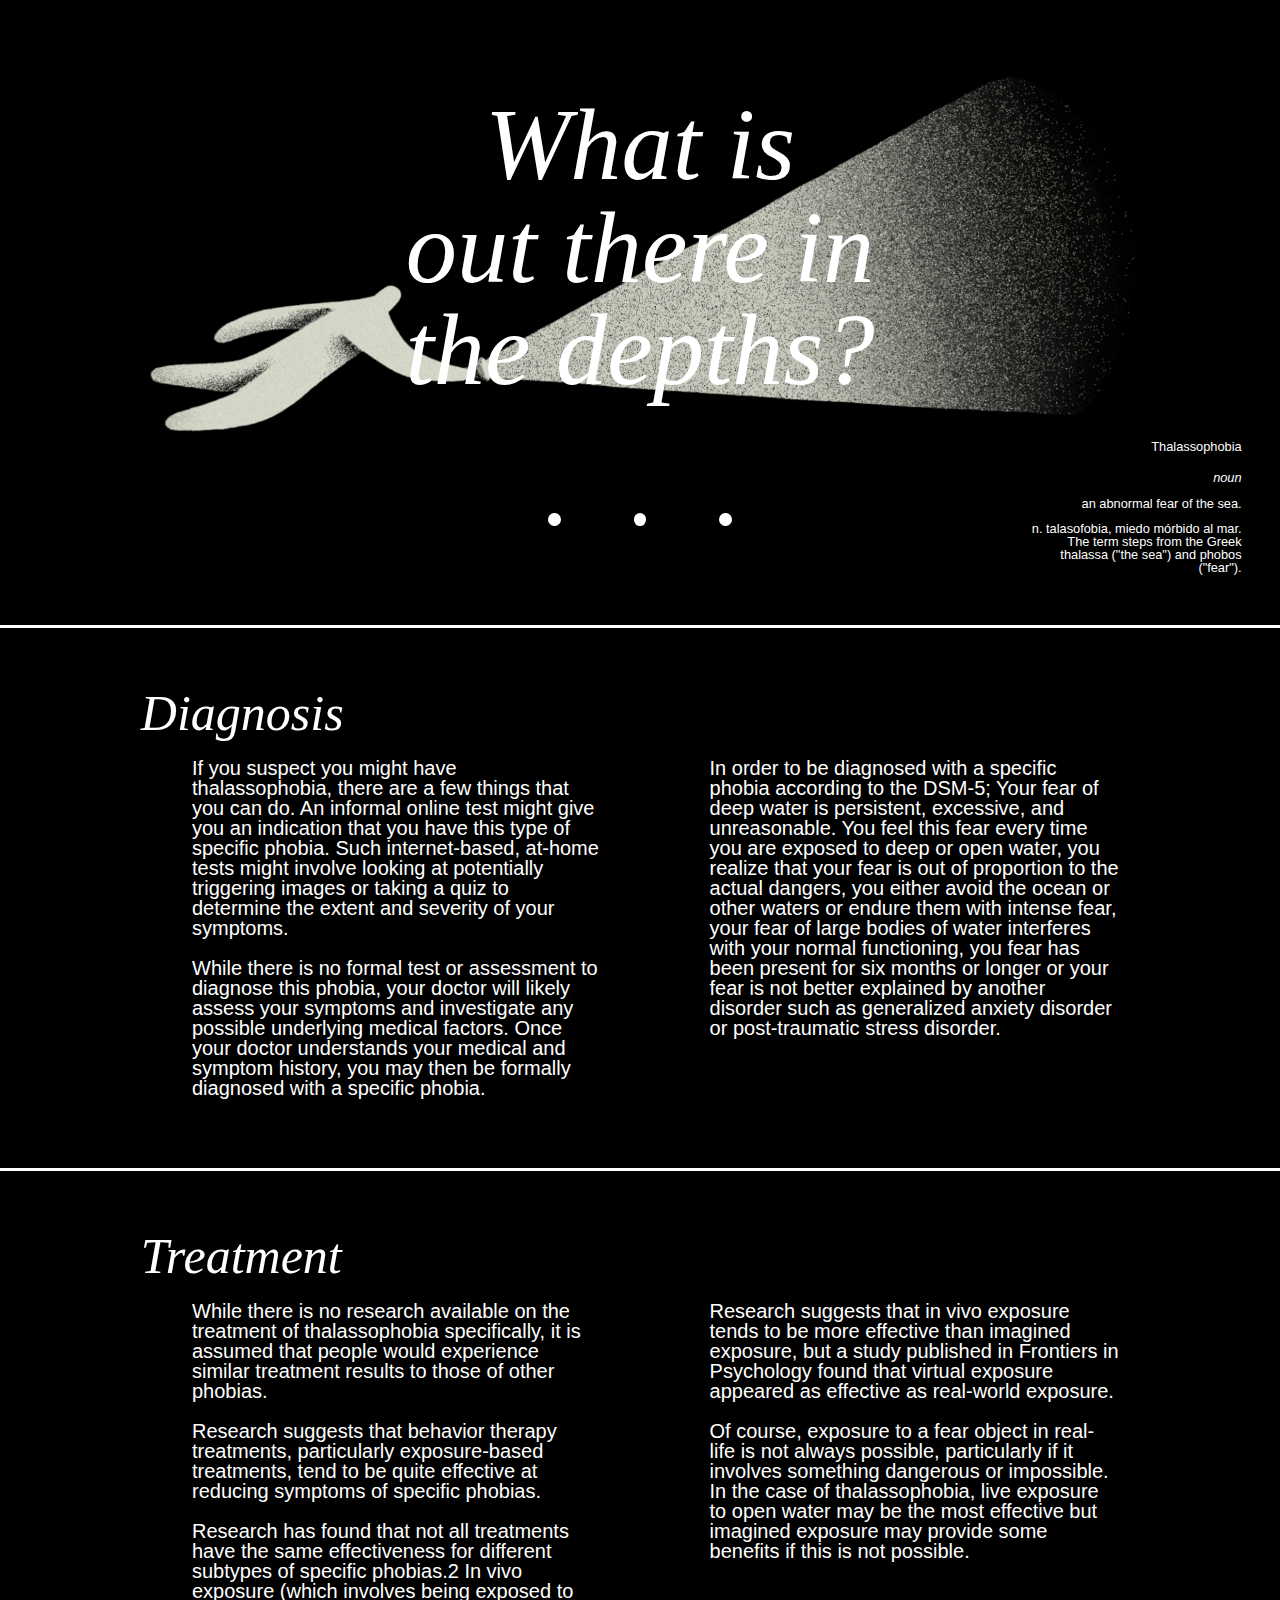
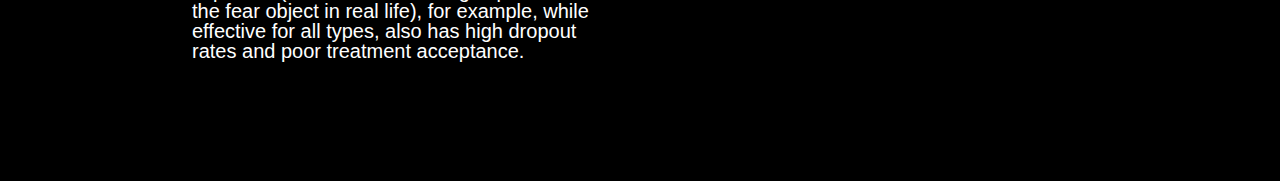
<file: online-guide/page_3.html>
<!DOCTYPE html>
<html>
  <head>
    <meta charset="UTF-8">
  	<meta name="viewport" content="width=device-width,initial-scale=1">
    <title>Diagnosis & Treatment</title>
    <link rel="stylesheet" href="assets/css/reset.css" type="text/css">
  	<link rel="stylesheet" href="assets/css/main.css" type="text/css">
  	<script src="assets/js/jquery-3.4.1.min.js"></script>
  	<script src="assets/js/main.js"></script>
  </head>
  <body>
    <!-- DO NOT REMOVE ABOVE -->
    <!-- start here -->



  <div class="header">

  <div class="nav">
    <a class="circle-1" href="https://angus-williams.github.io/online-guide/index.html"></a>
    <a class="circle-2" href="https://angus-williams.github.io/online-guide/page_2.html"></a>
    <a class="circle-3" href="https://angus-williams.github.io/online-guide/page_3.html"></a>
  </div>


    <div><img src="assets/images/original.gif"></div>
    
     <div class="title-3">What is<br> out there in <br>the depths?</div>

    <div class="definition">
      Thalassophobia
    </div>
    <div class="definition-2">
      <div class="italic">noun</div><br>
      an abnormal fear of the sea. <br><br>
      n. talasofobia, miedo mórbido al mar. <br>
      The term steps from the Greek thalassa ("the sea") and phobos ("fear").
    </div>
  </div>



    <div class="section-1">
    <div class="text-container-1">
      <div class="subheading-1">Diagnosis</div>
      <div class="text-1">
      If you suspect you might have thalassophobia, there are a few things that you can do. An informal online test might give you an indication that you have this type of specific phobia. Such internet-based, at-home tests might involve looking at potentially triggering images or taking a quiz to determine the extent and severity of your symptoms. <br><br>

      While there is no formal test or assessment to diagnose this phobia, your doctor will likely assess your symptoms and investigate any possible underlying medical factors. Once your doctor understands your medical and symptom history, you may then be formally diagnosed with a specific phobia. 
      </div>

      <div class="text-1a">
      In order to be diagnosed with a specific phobia according to the DSM-5; Your fear of deep water is persistent, excessive, and unreasonable. You feel this fear every time you are exposed to deep or open water, you realize that your fear is out of proportion to the actual dangers, you either avoid the ocean or other waters or endure them with intense fear, your fear of large bodies of water interferes with your normal functioning, you fear has been present for six months or longer or your fear is not better explained by another disorder such as generalized anxiety disorder or post-traumatic stress disorder.
      </div>
    </div>
  </div>

  <div class="section-1">
    <div class="text-container-1">
      <div class="subheading-1">Treatment</div>
      <div class="text-1">
      While there is no research available on the treatment of thalassophobia specifically, it is assumed that people would experience similar treatment results to those of other phobias.
      <br><br>

      Research suggests that behavior therapy treatments, particularly exposure-based treatments, tend to be quite effective at reducing symptoms of specific phobias. <br><br>

      Research has found that not all treatments have the same effectiveness for different subtypes of specific phobias.2﻿ In vivo exposure (which involves being exposed to the fear object in real life), for example, while effective for all types, also has high dropout rates and poor treatment acceptance.
      </div>

      <div class="text-1a">
      Research suggests that in vivo exposure tends to be more effective than imagined exposure, but a study published in Frontiers in Psychology found that virtual exposure appeared as effective as real-world exposure.
       <br><br>

      Of course, exposure to a fear object in real-life is not always possible, particularly if it involves something dangerous or impossible. In the case of thalassophobia, live exposure to open water may be the most effective but imagined exposure may provide some benefits if this is not possible.
      </div> 
    </div> 
  </div>










    <!-- DO NOT REMOVE BELOW -->
    <!-- end here -->
  </body>
</html>
</file>
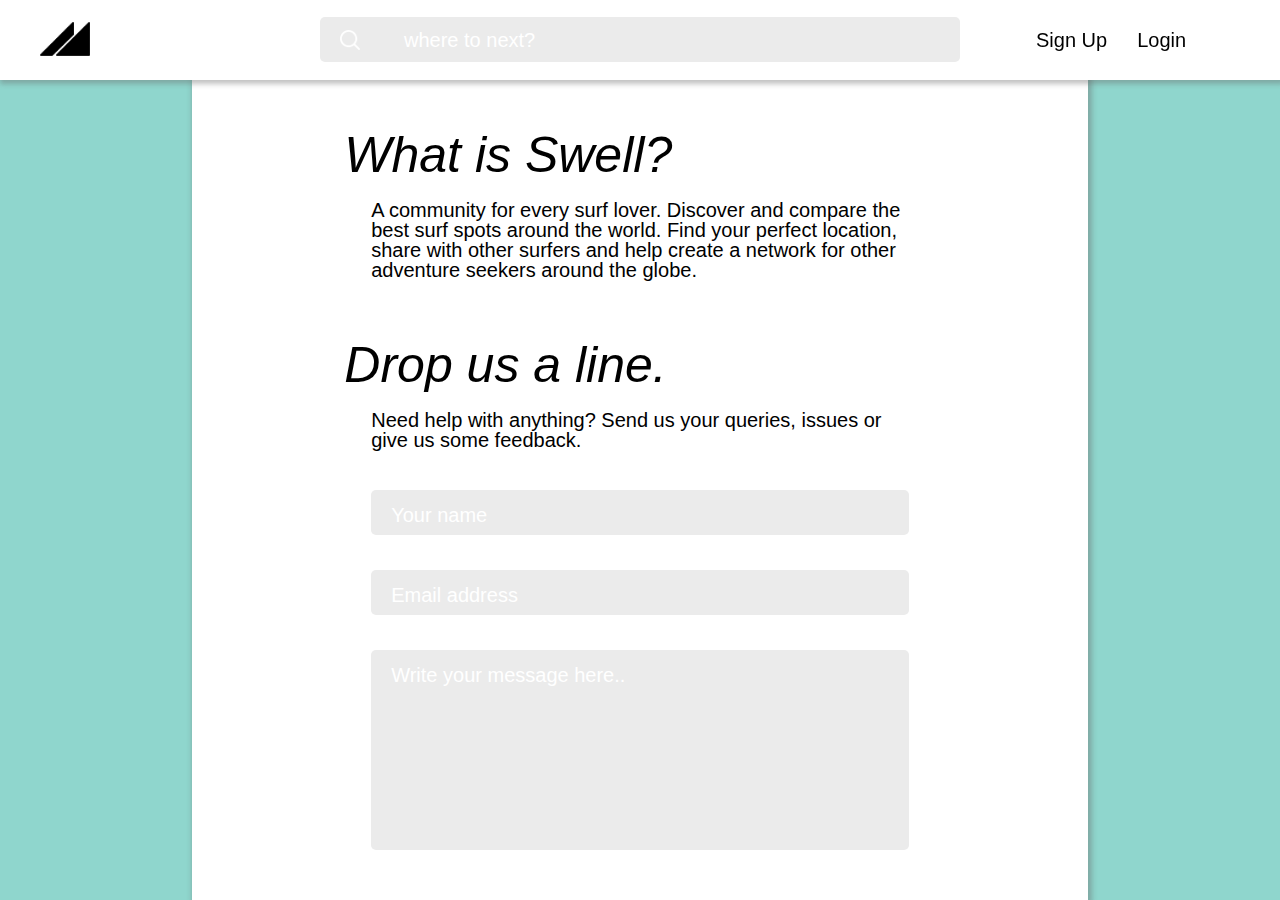
<file: prototype/page_2.html>
<!DOCTYPE html>
<html>
  <head>
    <meta charset="UTF-8">
  	<meta name="viewport" content="width=device-width,initial-scale=1">
    <title>Swell - About</title>
    <link rel="stylesheet" href="assets/css/reset.css" type="text/css">
  	<link rel="stylesheet" href="assets/css/main.css" type="text/css">
  	<script src="assets/js/jquery-3.4.1.min.js"></script>
  	<script src="assets/js/main.js"></script>
  </head>
  <body>
    <!-- DO NOT REMOVE ABOVE -->
    <!-- start here -->

    <div class="nav">
      <div class="logo"><img src="assets/images/surf_01.png"></div>
        <div class="searchbar">
          <div class="search"><img src="assets/images/search.png"></div>
          <div class="search-edit"><p contenteditable="true">where to next?</p></div>
          <div class=login-container>
          <div class="signup-1">Sign Up</div>
          <div class="signup-2">Login</div>
          </div>
      </div>
    </div>

  <div class="screen">
    <div class="screen-2">
      <div class="text-container-1">
      <div class="subheading-1">What is Swell?</div>
      <div class="text-1">
      A community for every surf lover. Discover and compare the best surf spots around the world. Find your perfect location, share with other surfers and help create a network for other adventure seekers around the globe.
      </div>
      <div class="subheading-2">Drop us a line.</div>
       <div class="text-2">
      Need help with anything? Send us your queries, issues or give us some feedback.
      </div>
              <div class="contact">
                <div class="contact-edit-1"><p contenteditable="true">Your name
                </p></div>
              </div>
              <div class="contact-2">
                <div class="contact-edit-1"><p contenteditable="true">Email address
                </p></div>
              </div>
              <div class="contact-3">
                <div class="contact-edit-1"><p contenteditable="true">Write your message here..</p></div>
              </div>
      </div>
    </div>
  </div>



    <div class="slidemenu">
      <div class="menu-title">Swell</div>
      <div class="x"><img src="assets/images/x.png"></div>
      <div class="menu-items">
        <a href="https://angus-williams.github.io/prototype/index.html">Home</a><br><br>
        <a href="https://angus-williams.github.io/prototype/page_2.html">About</a><br><br>
        <a href="#">Profile</a><br><br>
        <a href="#">Settings</a><br><br>
        <a href="#">Help</a>
      </div>
    </div>











        <!-- DO NOT REMOVE BELOW -->
    <!-- end here -->
  </body>
</html>
</file>
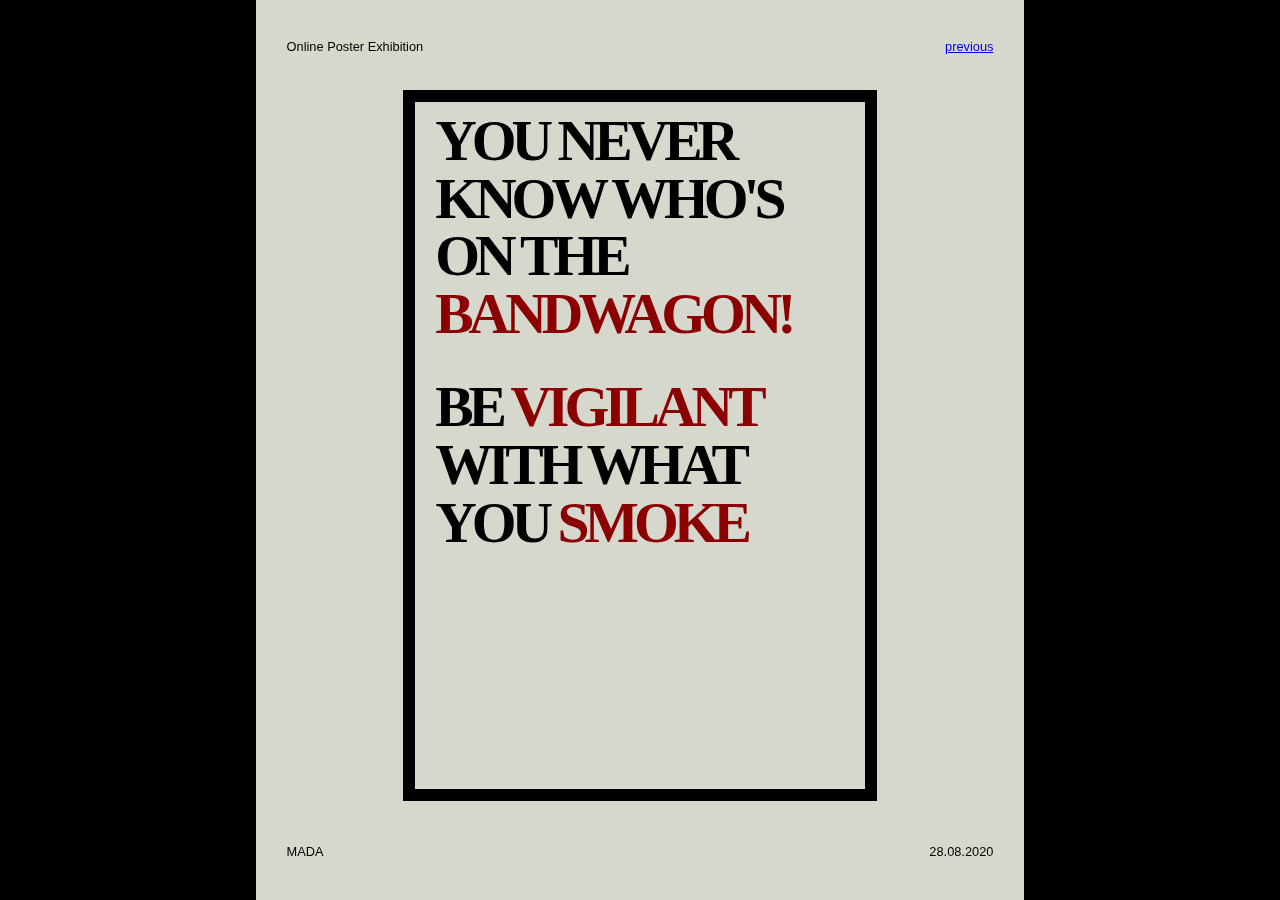
<file: xyz/page2.html>
<!DOCTYPE html>
<html>
  <head>
    <meta charset="UTF-8">
  	<meta name="viewport" content="width=device-width,initial-scale=1">
    <title>XYZ page 2</title>
    <link rel="stylesheet" href="assets/css/reset.css" type="text/css">
  	<link rel="stylesheet" href="assets/css/page2.css" type="text/css">
  	<script src="assets/js/jquery-3.4.1.min.js"></script>
  	<script src="assets/js/main.js"></script>
  </head>
  <body>
    <!-- DO NOT REMOVE ABOVE -->
    <!-- start here -->

<div class="border">

  <div class="title">
    YOU NEVER<br>KNOW WHO'S<br>ON THE<br><span class="word1"></span>
  </div>

  <div class="content">
  </div>

  <!-- break betweeen text -->

  <div class="title2">
    BE <span class="word2"></span>
  </div>

  <div class="title3">
    WITH WHAT<br>YOU <span class="word3"></span>
  </div>
  
</div>

  <!-- poster info content -->

  <div class="poster">
    Online Poster Exhibition
  </div>

  <div class="mada">
    MADA
  </div>
     
  <div class="date">
    28.08.2020
  </div>

  <div class="link"><a href="http://angus-williams.github.io/xyz/index.html">
    previous
  </div>

    <!-- DO NOT REMOVE BELOW -->
    <!-- end here -->
  </body>
</html>
</file>
<file: not-a-book/assets/css/main.css>
/*<!------------------------ shared css ------------------------>*/


body {
	font-family: Helvetica,Arial,sans-serif;
	font-size: 32px;
  margin: 0px; 
  max-width: 100%;
  max-height: 2000px;
}

img {
  width: 100%;
  height: auto;
}

a:link {
  color: black;
}

a:visited {
  color: black;
}

a:hover {
  opacity: 0.5; 
  color: black;
}

.nav {
  width: 100%;
  background-color: white;
  height: 6vh;
  text-align: justify;
  display: inline-flex;
  justify-content: space-around;
  align-items: center;
  position: fixed;
  z-index: 1;
}

.btn {
  font-family: helvetica;
  font-style: italic;
  font-size: 40px;
}

.btn:hover {
  text-decoration: underline;
  cursor:pointer;
}

@media screen and (max-width: 1200px) {
  .btn {
    font-size: 20px;
  }
}


.middle {
  padding-left: 90px;
}

@media screen and (max-width: 1200px) {
  .middle {
    padding-left: 60px;
  }
}

@media screen and (max-width: 700px) {
  .middle {
    padding-left: 30px;
  }
}

@media screen and (max-width: 500px) {
  .middle {
    padding-left: 5px;
  }
}

.title-container {
  width: 100%;
  height: auto;
  position: relative;
  top: 0px;
  left: 0px;
}

.subtitle {
  font-family: helvetica;
  font-size: 40px;
  color: black;
  left: 1%;
  top: -10px;
  text-align: left;
  position: relative;
  display: inline-block;
  width: 48%;
}

@media screen and (max-width: 1200px) {
  .subtitle {
    font-size: 20px;
    width: 80%;
    left: 2%;
  }
}

.date {
  font-family: helvetica;
  font-style: italic;
  font-size: 20px;
  color: black;
  left: 2.5%;
  top: -10px;
  text-align: right;
  position: relative;
  display: inline-block;
  width: 48%;
}

@media screen and (max-width: 1200px) {
  .date {
    font-size: 10px;
    width: 80%;
    text-align: left;
    left: 2%;
    top: -10px;
  }
}

.reference {
  font-size: 10px;
  font-family: helvetica;
  font-style: italic;
  display: block;
  padding: 5px;
}

.corner-title {
  font-family: helvetica;
  font-style: italic;
  font-size: 1vw;
  color: white;
  letter-spacing: 0px;
  text-align: left;
  position: relative;
  top: -4vh;
  left: 20px;
  max-width: 50%;
}

@media screen and (max-width: 1000px) {
  .corner-title {
    font-size: 10px;
  }
}


/*<!------------------------ page 1 css ------------------------> */



.title-1 {
  font-family: minion;
  font-style: italic;
  font-size: 8vw;
  color: white;
  letter-spacing: -4px;
  text-align: left;
  position: absolute;
  width: 60%;
  top: 25%;
  left: 25%;
}

.title-1:hover {
  text-decoration: underline;
}

.border-trim-3 {
  position: relative;
  top: 1vh;
  width: 80%;
  height: 50%;
  left: 10%;
  border: solid 2px black;
}

.border-trim-4 {
  position: relative;
  top: 10px;
  width: 98%;
  height: 48%;
  left: 1%;
  border: solid 2px white;
}

/*.zoom-in-1 {
  width: 30px;
  position: absolute;
  left: 9%;
  top: 2.6%;
}

.zoom-in-1:hover {
  cursor: pointer;
}

.zoom-out-1 {
  width: 30px;
  position: absolute;
  left: 9%;
  top: 6.8%;
}

.zoom-out-1:hover {
  cursor: pointer;
}

.zoom-in-2 {
  width: 30px;
  position: absolute;
  right: 8.9%;
  top: 2.6%;
}

.zoom-out-2 {
  width: 30px;
  position: absolute;
  right: 8.9%;
  top: 6.8%;
}

.blur {
  opacity: 1;
}

.blur.active {
  opacity: 0;
}
*/
.paraheading-1 {
  font-family: minion;
  font-style: italic;
  font-size: 3vw;
  width: 38%;
  color: black;
  letter-spacing: -2px;
  text-align: left;
  position: relative;
  top: 30px;
  left: 52%;
}

@media screen and (max-width: 1200px) {
  .paraheading-1 {
    width: 80%;
    left: 10%;
    font-size: 40px;
  }
}

.paraheading-2 {
  font-family: minion;
  font-style: italic;
  font-size: 3vw;
  color: white;
  width: 60%;
  letter-spacing: -2px;
  text-align: center;
  position: relative;
  padding: 20px;
  left: 20%;
}

@media screen and (max-width: 1200px) {
  .paraheading-2 {
    width: 80%;
    left: 10%;
    font-size: 40px;
  }
}

.text-container-1 {
  display: flex;
  flex-wrap:wrap;
  height: auto;
  align-items: top;
  position: relative;
  padding-left: 10px;
  width: 100%;
}

.text-container-2 {
  display: flex;
  flex-wrap:wrap;
  height: auto;
  align-items: top;
  position: relative;
  padding-left: 1vw;
  top: -50%;
  width: 100%;
}

.text-container-3 {
  display: flex;
  flex-wrap:wrap;
  height: auto;
  align-items: top;
  position: relative;
  top: 30px;
  padding-left: 1vw;
  width: 100%;
}

.text-container-4 {
  display: flex;
  flex-wrap:wrap;
  height: auto;
  align-items: top;
  position: relative;
  padding-bottom: 20px;
  padding: 20px;
  left: 1%;
  width: 98%;
  height: 100%;
  border: 2px solid white;
}

.quote {
  font-family: helvetica;
  padding-top: 20px;
  font-size: 19px;
  color: black;
  position: relative;
  font-style: italic;
  display: flex;
  padding-left: 6%;
  top: -8px; 
  width: 40%;
}

@media screen and (max-width: 1200px) {
  .quote {
    width: 90%;
  }
}

.body-text-1 {
  font-family: helvetica;
  font-size: 20px;
  color: black;
  padding: 10px; 
  padding-bottom: 20px;
  text-align: left;
  display: inline-flex;
  position: relative;
  width: 48%;
}

@media screen and (max-width: 1200px) {
  .body-text-1 {
    width: 95%;
    padding-left: 10px;
  }
}

.body-text-1a {
  font-family: helvetica;
  font-size: 20px;
  color: black;
  padding: 10px;
  padding-bottom: 20px; 
  text-align: left;
  display: inline-flex;
  position: relative;
  left: 10px;
  width: 48%;
}

@media screen and (max-width: 1200px) {
  .body-text-1a {
    width: 95%;
    left: 1px;
  }
}

.body-text-2 {
  font-family: helvetica;
  font-size: 19px;
  color: black;
  padding: 20px; 
  text-align: left;
  position: absolute;
  display: inline-flex;
  top: 25%;
  left: 49%;
  width: 39%;
  overflow: auto;
  max-height: 77%;
}

@media screen and (max-width: 1200px) {
  .body-text-2 {
    width: 82%;
    top: 50px;
    left: 8%;
    position: relative;
  }
}

.body-text-3 {
  font-family: helvetica;
  font-size: 19px;
  color: black;
  padding: 20px; 
  text-align: left;
  position: absolute;
  display: inline-flex;
  top: 40px;
  left: 10%;
  width: 38%;
  overflow: auto;
  max-height: 99%;
}

@media screen and (max-width: 1200px) {
  .body-text-3 {
    width: 82%;
    top: 30px;
    left: 8%;
    position: relative;
  }
}

.body-text-4a {
  font-family: helvetica;
  font-size: 20px;
  color: white; 
  left: 0px;
  text-align: left;
  display: inline-flex;
  position: relative;
  width: 32%;
}

@media screen and (max-width: 1200px) {
  .body-text-4a {
    width: 96%;
    top: 0px;
    left: 2%;
    position: relative;
  }
}

.body-text-4b {
  font-family: helvetica;
  font-size: 20px;
  color: white;
  left: 40px;
  text-align: left;
  display: inline-flex;
  position: relative;
  width: 32%;
}

@media screen and (max-width: 1200px) {
  .body-text-4b {
    width: 96%;
    top: 20px;
    left: 2%;
    position: relative;
  }
}

.body-text-4c {
  font-family: helvetica;
  font-size: 20px;
  color: white;
  left: 80px;
  text-align: left;
  display: inline-flex;
  position: relative;
  width: 32%;
  padding-right: 30px;
}

@media screen and (max-width: 1200px) {
  .body-text-4c {
    width: 96%;
    top: 20px;
    left: 2%;
    position: relative;
  }
}

.column-break {
  display: inline-flex;
  width: 15%;
  height: 20px;
}

.image-container-1 {
  left: -28%;
  display: inline-block;
  height: auto;
  width: 38%;
  top: 30px;
  position: relative;
}

@media screen and (max-width: 1200px) {
  .image-container-1 {
    width: 82%;
    left: 8%;
    top: 50px;
  }
}

.image-container-2 {
  left: 49.5%;
  display: inline-block;
  height: auto;
  width: 38%;
  top: 30px;
  position: relative;
}

@media screen and (max-width: 1200px) {
  .image-container-2 {
    width: 82%;
    left: 8%;
    top: 20px;
  }
}

.image-container-3a {
  position: absolute;
  height: auto;
  top: 54.5%;
  width: 32%;
}

@media screen and (max-width: 1200px) {
  .image-container-3a {
    width: 97%;
    top: 40px;
    left: 1.5%;
    position: relative;
  }
}

.image-container-3b {
  position: absolute;
  height: auto;
  top: 54.5%;
  left: 34.6%;
  width: 32%;
}

@media screen and (max-width: 1200px) {
  .image-container-3b {
    width: 97%;
    top: 40px;
    left: 1.5%;
    position: relative;
    padding-bottom: 30px;
  }
}

.border {
  background-color: black;
  color: white;
  align-items: center;
  position: relative;
  top: 100px;
  width: 100%;\
  padding: 10px;
  padding-bottom: 20px;
}

@media screen and (max-width: 1200px) {
  .border {
  }
}



/*<!------------------------ page 2 css ------------------------>*/


.title-2 {
  font-family: minion;
  font-style: italic;
  font-size: 8vw;
  color: white;
  letter-spacing: -4px;
  text-align: left;
  position: absolute;
  width: 50%;
  top: 33%;
  left: 26%;
}

.title-2:hover {
  text-decoration: underline;
}

.subtitle-2 {
  font-family: helvetica;
  font-size: 40px;
  color: black;
  top: -10px;
  left: 1%;
  text-align: left;
  position: relative;
  display: inline-block;
  width: 44%;
}

@media screen and (max-width: 1200px) {
  .subtitle-2 {
    font-size: 20px;
    width: 90%;
    left: 2%;
  }
}

.date-2 {
  font-family: helvetica;
  font-style: italic;
  font-size: 20px;
  color: black;
  top: -10px;
  left: 2%;
  align-items: top;
  text-align: right;
  position: relative;
  display: inline-block;
  width: 51.5%;
}

@media screen and (max-width: 1200px) {
  .date-2 {
    font-size: 10px;
    width: 100%;
    text-align: left;
    width: 35%;
    left: 2%;
    top: -10px;
  }
}

.border-trim-5 {
  position: relative;
  top: 1vh;
  width: 98%;
  left: 1%;
  border: solid 2px black;
  max-width: 1920px;
  min-height: 40%;
  padding-bottom: 50px;
}

@media screen and (max-width: 1200px) {
  .body-text-7a {
    padding-bottom: 0px;
  }
}

.border-trim-6 {

}

.body-text-7a {
  font-family: helvetica;
  font-size: 20px;
  color: black;
  padding: 10px; 
  text-align: left;
  display: block;
  flex-wrap: wrap;
  position: relative;
  top: 40px;
  left: 1%;
  width: 30%;
}

@media screen and (max-width: 1200px) {
  .body-text-7a {
    width: 98%;
    left: 1%;
    top: 30px;
    display: block;
    position: relative;
  }
}

.body-text-8 {
  font-family: helvetica;
  font-size: 19px;
  color: white;
  padding: 20px;
  left: 10%; 
  top: 10px;
  text-align: left;
  display: inline-flex;
  position: absolute;
  width: 39%;
}

@media screen and (max-width: 1200px) {
  .body-text-8 {
    width: 98%;
    left: 2%;
    top: 20px;
    display: block;
    position: relative;
  }
}

.body-text-8a {
  font-family: helvetica;
  font-size: 19px;
  color: white;
  padding: 20px; 
  text-align: left;
  display: inline-flex;
  position: absolute;
  left: 10%;
  top: 58vh;
  width: 39%;
}

@media screen and (max-width: 1200px) {
  .body-text-8a {
    width: 98%;
    left: 2%;
    top: 20px;
    display: block;
    position: relative;
  }
}

.body-text-8b {
  font-family: helvetica;
  font-size: 19px;
  color: white;
  padding: 20px;
  top: 10px;
  left: 50%; 
  height: 100%;
  text-align: left;
  display: inline-flex;
  position: relative;
  width: 39%;
}

@media screen and (max-width: 1200px) {
  .body-text-8b {
    width: 98%;
    left: 2%;
    top: 0px;
    display: block;
    position: relative;
  }
}

.image-container-6 {
  left: 34%;
  display: inline-flex;
  flex-wrap: wrap;
  width: 65%;
  top: 15px;
  position: absolute;
}

@media screen and (max-width: 1200px) {
  .image-container-6 {
    width: 98%;
    left: 1%;
    top: 30px;
    display: block;
    position: relative;
  }
}

.image-container-7 {
  padding: 10px;
  height: auto;
  width: 100%;
  top: 21%;
  width: 37.5%;
  left: 10.5%;
  position: absolute;
  font-size: 10px;
  font-family: helvetica;
  font-style: italic;
  padding: 15px;
  border: solid 2px white;
}

@media screen and (max-width: 1200px) {
  .image-container-7 {
    width: 98%;
    left: 1%;
    top: 20px;
    display: block;
    position: relative;
  }
}

.paraheading-10 {
  font-family: minion;
  font-style: italic;
  font-size: 3vw;
  width: 30%;
  color: black;
  display: block;
  letter-spacing: -2px;
  text-align: left;
  position: relative;
  top: 20px;
  left: 2%;
}

@media screen and (max-width: 1200px) {
  .paraheading-10 {
    width: 90%;
    left: 5%;
    font-size: 40px;
    display: block;
  }
}

.paraheading-11 {
  font-family: minion;
  font-style: italic;
  font-size: 3vw;
  color: white;
  text-align: center;
  position: relative;
  display: block;
  left: 15%;
  top: 10px;
  padding-top: 40px;
  width: 66%;
}

@media screen and (max-width: 1200px) {
  .paraheading-11 {
    width: 90%;
    left: 5%;
    padding-top: 0px;
    font-size: 40px;
    display: block;
  }
}

.border-3 {
  background-color: black;
  color: white;
  align-items: center;
  position: relative;
  top: 30px;
  width: 100%;
  padding-bottom: 50px;
}




/*<!------------------------ page 3 css ------------------------>*/



.title-3 {
  font-family: minion;
  font-style: italic;
  font-size: 8vw;
  color: white;
  letter-spacing: -4px;
  text-align: left;
  position: absolute;
  width: 60%;
  top: 25%;
  left: 30%;
}

.title-3:hover {
  text-decoration: underline;
}

.subtitle-3 {
  font-family: helvetica;
  font-size: 40px;
  color: black;
  top: -10px;
  left: 1%;
  text-align: left;
  position: relative;
  display: inline-block;
  width: 50%;
}

@media screen and (max-width: 1200px) {
  .subtitle-3 {
    font-size: 20px;
    width: 90%;
    left: 2%;
  }
}

.date-3 {
  font-family: helvetica;
  font-style: italic;
  font-size: 20px;
  color: black;
  top: -10px;
  left: 3%;
  align-items: top;
  text-align: right;
  position: relative;
  display: inline-block;
  width: 45%;
}

@media screen and (max-width: 1200px) {
  .date-3 {
    font-size: 10px;
    width: 100%;
    text-align: left;
    width: 35%;
    left: 2%;
  }
}

.title-4 {
  font-family: minion;
  font-style: italic;
  font-size: 8vw;
  color: white;
  letter-spacing: -4px;
  text-align: left;
  position: absolute;
  width: 80%;
  top: 45%;
  left: 58%;
  align-items: top;
  transform: translate(-50%, -50%);
}

.text-container-5 {
  display: flex;
  flex-wrap:wrap;
  height: auto;
  align-items: top;
  position: relative;
  left: 10%;
  top: 20px;
  width: 80%;
  border: solid white 2px;
}

.border-trim-1 {
  position: relative;
  top: 20px;
  width: 79.5%;
  height: auto;
  left: 10%;
  padding-bottom: 20px;
  border: solid 2px white;
}

.border-trim-2 {
  position: relative;
  top: 20px;
  width: 79.5%;
  height: auto;
  left: 10%;
  border: solid 2px black;
  margin-bottom: 50px;
}

.corner-title-2 {
  font-family: helvetica;
  font-style: italic;
  font-size: 1vw;
  color: black;
  letter-spacing: 0px;
  text-align: left;
  position: relative;
  top: -0.5vh;
  left: 20px;
  max-width: 50%;
}

@media screen and (max-width: 1000px) {
  .corner-title-2 {
    font-size: 10px;
    top: 0vh;
  }
}

.border-2 {
  background-color: black;
  color: white;
  align-items: center;
  position: relative;
  top: 5px;
  padding-bottom: 50px;
  width: 100%;
}

.border-4 {
  align-items: center;
  position: relative;
  top: 5px;
  padding-bottom: 5px;
  width: 100%;
  height: auto;
}

.paraheading-3 {
  font-family: minion;
  font-style: italic;
  font-size: 3vw;
  color: white;
  top: 10px;
  letter-spacing: -2px;
  text-align: center;
  position: relative;
  padding: 20px;
  left: 0%;
}

@media screen and (max-width: 1200px) {
  .paraheading-3 {
    width: 90%;
    left: 5%;
    padding-top: 0px;
    font-size: 40px;
    display: block;
  }
}

.body-text-5 {
  font-family: helvetica;
  font-size: 20px;
  color: white;
  padding: 20px;
  left: 5px;
  padding-bottom: 20px;
  text-align: left;
  display: inline-block;
  position: relative;
  width: 48%;
}

@media screen and (max-width: 1200px) {
  .body-text-5 {
    width: 98%;
    position: relative;
    left: 2%;
    padding-left: 10px;
  }
}

.body-text-5a {
  font-family: helvetica;
  font-size: 20px;
  color: white;
  padding-top: 20px;
  padding-bottom: 20px; 
  text-align: left;
  display: inline-flex;
  position: absolute;
  left: 50%;
  width: 48%;
}

@media screen and (max-width: 1200px) {
  .body-text-5a {
    width: 98%;
    left: 2%;
    position: relative;
    padding-left: 10px;
    padding-right: 20px;
  }
}

.body-text-6a {
  font-family: helvetica;
  font-size: 20px;
  color: black;
  padding: 20px; 
  text-align: left;
  display: inline-flex;
  position: relative;
  left: 0%;
  top: 0px;
  width: 48%;
}

@media screen and (max-width: 1200px) {
  .body-text-6a {
    width: 98%;
    position: relative;
    left: 2%;
    padding-left: 10px;
  }
}

.body-text-6b {
  font-family: helvetica;
  font-size: 20px;
  color: black;
  padding: 20px; 
  text-align: left;
  display: inline-flex;
  position: relative;
  left: 0%;
  top: 0px;
  width: 48%;
}

@media screen and (max-width: 1200px) {
  .body-text-6b {
    width: 98%;
    position: relative;
    top: -20px;
    left: 2%;
    padding-left: 10px;
  }
}

.image-container-4 {
  font-family: minion;
  font-style: italic;
  font-size: 8vw;
  color: white;
  letter-spacing: -4px;
  text-align: left;
  position: relative;
  width: 100%;
}

.image-container-5 {
  padding: 20px;
  height: auto;
  width: 100%;
  align-items: center;
  top: 23%;
  width: 48%;
  left: 49%;
  margin: 0;
  position: absolute;
  font-size: 10px;
  font-family: helvetica;
  font-style: italic;
  padding: 5px;
}

@media screen and (max-width: 1200px) {
  .image-container-5 {
    width: 98%;
    left: 1%;
    top: -10px;
    display: block;
    position: relative;
  }
}

.reference-2 {
  font-size: 10px;
  font-family: helvetica;
  font-style: italic;
  display: block;
  padding: 5px;
  color: black;
}
</file>
<file: prototype/assets/css/main.css>
img {
	width: 100%;
}

a {
	text-decoration: none;
	color: white;
}

a:hover {
  opacity: 0.5; 
  color: white;
}


/*<!-- navigation -->*/


.nav {
	position: fixed;
	background-color: white;
	z-index: 1;
	width: 100%;
	height: 80px;
	box-shadow: 2px 2px 5px 2px #6666;
}

.logo {
	position: absolute;
	left: 40px;
	top: 22px;
	width: 50px;
}

@media screen and (max-width: 750px) {
  .logo {
  	height: auto;
  	width: 7%;
  }
}

.logo:hover {
	cursor: pointer;
}

.searchbar {
	width: 50%;
	height: 45px;
	top: 17px;
	left: 25%;
	background-color: #EBEBEB;
	border-radius: 5px;
	display: inline-block;
	position: relative;
}

@media screen and (max-width: 750px) {
  .searchbar {
  	height: 45%;
  	position: absolute;
  }
}


.search-edit {
	font-family: helvetica;
	font-size: 20px;
	color: white;
	position: relative;
	display: inline-flex;
	top: 10px;
	left: 60px;
}

@media screen and (max-width: 750px) {
  .search-edit {
  	font-size: 15px;
  	left: 25px;
  	top: 10px;
  }
}

.search {
	width: 20px;
	height: auto;
	top: 13px;
	left: 20px;
	display: inline-flex;
	position: relative;
	z-index: 1;
}

@media screen and (max-width: 750px) {
  .search {
  	width: 15px;
  }
}

.search:hover {
	cursor: pointer;
}

.login-container {
	left: 87%;
	width: 40%;
	top: 10px;
	display: inline-flex;
	position: relative;
	font-family: helvetica;
	font-size: 20px;
}

@media screen and (max-width: 1039px) {
  .login-container {
  	width: 30%;
  	font-size: 1.5vw;
  	left: 70%;
  }
}

.signup-1 {
	position: relative;
	padding-right: 30px;
}

.signup-1:hover {
	text-decoration: underline;
}

.signup-2 {
	position: relative;
}

.signup-2:hover {
	text-decoration: underline;
}


/*<!-- main screen -->*/


.screen {
	background: #8FD6CD;
	min-height: 100vh;
	height: auto;
	width: 100%;
	position: relative;
	transition: 1s;
}

.screen.active {
	left: 300px;
	opacity: .5;
	transition: 1s;
}

@media screen and (max-width: 1039px) {
  .screen {
  	width: 100%; 
  	height: 170vh;
  }
}

.frame {
	position: absolute;
	display: inline-flex;
	height: auto;
	max-height: 750px;
	width: 62%;
	left: 35%;
	top: 130px;
}

.frame.active {
	opacity: .3;
}

@media screen and (max-width: 1039px) {
  .frame {
  	width: 95%;
  	left: 2.5%;
  	position: relative;
  	top: 140px;
  }
}

.data {
	position: relative;
	font-size: 15px;
	font-family: helvetica;
	color: white;
	width: 30%;
	height: auto;
	padding: 20px;
	top: 130px;
	left: 2.5%;
	border: 2px white solid;
}

@media screen and (max-width: 1039px) {
  .data {
  	width: 95%;
  	left: 2.5%;
  	top: 110px;
  }
}

@media screen and (max-width: 750px) {
  .data {
  	width: 95%;
  	left: 2.5%;
  	top: 110px;
  	font-size: 3vw;
  }
}

.beach-name {
	font-size: 30px;
	font-family: helvetica;
	font-style: italic;
	display: block;
	color: white;
	left: 1%;
	top: 10px;
	width: 100%;
	position: relative;
}

@media screen and (max-width: 750px) {
  .beach-name {
  	font-size: 4vw;
  }
}

.data-left {
	display: inline-block;
	position: relative;
	text-align: left;
	top: 50px;
	left: 1%;
	padding-bottom: 40px;
	width: 49%;
}

.data-right {
	display: inline-block;
	position: relative;
	text-align: right;
	top: 50px;
	right: 1%;
	padding-bottom: 40px;
	width: 49%;
}

.bio {
	position: absolute;
	font-size: 15px;
	font-family: helvetica;
	color: white;
	width: 30%;
	padding: 20px;
	top: 180px;
	left: 37.5%;
	border: 2px white solid;
	opacity: 0;
}

.bio.active {
	opacity: 1;
}

@media screen and (max-width: 1039px) {
  .bio {
  	top: 700px;
  	font-size: 1vw;
  	left: 7%;
  }
}

@media screen and (max-width: 750px) {
  .bio {
  	top: 700px;
  	font-size: 1vw;
  	left: 7%;
  }
}

.forecast-title {
	font-size: 30px;
	font-family: helvetica;
	font-style: italic;
	display: block;
	color: white;
	left: -45px;
	top: 15px;
	width: 100%;
	position: relative;
}

@media screen and (max-width: 750px) {
  .forecast-title {
  	font-size: 4vw;
  }
}

.forecast {
	position: relative;
	font-size: 30px;
	font-family: helvetica;
	color: white;
	width: 60%;
	height: auto;
	top: 150px;
	left: 8%;
}

@media screen and (max-width: 1039px) {
  .forecast {
  	width: 50%;
  	left: 120px;
  	top: 160px;
  	font-size: 3vw;
  }
}

@media screen and (max-width: 400px) {
  .forecast {
  	width: 40%;
  }
}

.icons-container {
	top: 60px;
	left: -7%;
	width: 5%;
	height: auto;
	display: block;
	position: absolute;
}

@media screen and (max-width: 1039px) {
  .icons-container {
  	left: -60px; 
  }
}

.icons {
	width: 30px;
	height: auto;
	padding-top: 20px;
}

@media screen and (max-width: 1039px) {
  .icons {
  	width: 3vw;
  	padding-top: 2vh;
  }
}

@media screen and (max-width: 700px) {
  .icons {
  	width: 3vw;
  	padding-top: 1.3vh;
  }
}

/*<!-- slide menu -->*/


.slidemenu {
	width: 300px;
	height:100vh;
	padding: 10px;
	background-color: black;
	position: fixed;
	top: 80px;
	left: 0px;
	margin-left:-50%;
	transition: 1s;
	z-index: 1;
}

.slidemenu.active {
	margin-left:0px;
	transition: 1s;
}


.menu-title {
	font-family: helvetica;
	font-size: 40px;
	position: relative;
	top: 10px;
	left: 10px;
	color: white;
}

.menu-items {
	font-family: helvetica;
	font-size: 25px;
	position: relative;
	top: 120px;
	left: 10px;
	color: white;
}

.menu-items:hover {
	cursor: pointer;
}

.x {
	width: 20px;
	height: auto;
	top: 29px;
	left: 80%;
	display: inline-block;
	position: absolute;
}

.x:hover {
	opacity: 0.5;
	cursor: pointer;
}



/*<!------------------------- page 2 ------------------->*/



.screen-2 {
	background: white;
	min-height: 100vh;
	height: auto;
	width: 70%;
	box-shadow: 2px 2px 5px 2px #6666;
	left: 15%;
	position: relative;
}

@media screen and (max-width: 1039px) {
  .screen-2 {
  	height: 150vh;
  }
}

.text-container-1 {
	color: black;
	font-size: 20px;
	font-family: helvetica;
	width: 60%;
	padding-top: 150px;
	padding-bottom: 120px;
	left: 20%;
	position: relative;
}

.text-1 {
	width: 100%;
	position: relative;
	padding-bottom: 20px;
}


.subheading-1 {
	color: black;
	font-size: 50px;
	font-family: helvetica;
	font-style: italic;
	width: 100%;
	left: -5%;
	top: -20px;
	position: relative;
}

.subheading-2 {
	color: black;
	font-size: 50px;
	font-family: helvetica;
	font-style: italic;
	width: 100%;
	left: -5%;
	top: 40px;
	position: relative;
}

.text-2 {
	width: 100%;
	position: relative;
	top: 60px;
	padding-bottom: 50px;
}

.contact {
	width: 100%;
	height: 45px;
	top: 50px;
	left: 0px;
	background-color: #EBEBEB;
	border-radius: 5px;
	display: inline-block;
	position: relative;
}


.contact-edit-1 {
	font-family: helvetica;
	font-size: 20px;
	color: white;
	position: relative;
	display: inline-flex;
	top: 15px;
	left: 20px;
}

@media screen and (max-width: 750px) {
  .contact-edit-1 {
  	font-size: 15px;
  	left: 20px;
  	top: 10px;
  }
}

.contact-2 {
	width: 100%;
	height: 45px;
	top: 85px;
	left: 0px;
	background-color: #EBEBEB;
	border-radius: 5px;
	display: inline-block;
	position: relative;
}

.contact-3 {
	width: 100%;
	height: 200px;
	top: 120px;
	left: 0px;
	background-color: #EBEBEB;
	border-radius: 5px;
	display: inline-block;
	position: relative;
}
</file>
<file: xyz/assets/css/page1.css>
html {
	padding-left:20vw; 
	padding-right:20vw;
	background-color:black; 
	height:100%;
}

body {
	padding:30px; 
	background-color:#d7d8cd; 
	height:100%;
}


/*changing words*/

.word1 {
	color:darkred;
	font-size:4.5vw;
	font-family: verdana;
	letter-spacing:-5px;
	font-weight: 700;
	border: solid black;
	background-color: black;
	display: inline-block;
	text-align: center;
	padding-left: 20px;
	padding-right: 20px;
}

.word2 {
	color:darkred;
	font-size:4.5vw;
	font-family: verdana;
	letter-spacing:-5px;
	font-weight: 700;
	border: solid black;
	background-color: black;
	display: inline-block;
	text-align: center;
	padding-left: 20px;
	padding-right: 20px;
}

.word3 {
	color:darkred;
	font-size:4.5vw;
	font-family: verdana;
	letter-spacing:-5px;
	font-weight: 700;
	border: solid black;
	background-color: black;
	display: inline-block;
	text-align: center;
	padding-left: 20px;
	padding-right: 20px;
}

/*main body of content*/

.title {
	font-size:4.5vw;
	padding:5px;
	text-align: center;
	font-family: verdana;
	letter-spacing:-5px;
	font-weight: 700;
	color:black;
}

.title2 {
	font-size:4.5vw;
	text-align: center;
	padding:5px;
	font-family: verdana;
	letter-spacing:-5px;
	font-weight: 700;
	color:black;
}

.title3 {
	font-size:4.5vw;
	padding:5px;
	text-align: center;
	font-family: verdana;
	letter-spacing:-5px;
	font-weight: 700;
	color:black;
}

/*spaces between text*/

.content {
	padding:3%;
}

/*fixed info for poster*/

.mada {
	position: fixed;
	bottom: 4vh;
	left: 22%;
	padding:5px;
	font-size:1vw;
	font-family: helvetica;
	color: black;
}

.poster {
	position: fixed;
	top: 4vh;
	left: 22%;
	padding:5px;
	font-size:1vw;
	font-family: helvetica;
	color: black;
}

.date {
	position: fixed;
	bottom: 4vh;
	right: 22%;
	padding:5px;
	font-size:1vw;
	font-family: helvetica;
	color: black;
}

.link {
	position: fixed;
	top: 4vh;
	right: 22%;
	padding:5px;
	font-size:1vw;
	font-family: helvetica;
	color: black;
}
</file>
<file: online-guide/assets/css/main.css>
body {
}

a {
	text-decoration: none;
	color: white;
}

img {
	width: 100%;
}


/*<------------------------ heading and navigation ------------------------>*/


.nav {
	position: absolute;
	width: 20%;
	height: 5%;
	left: 40%;
	top: 80%;
	z-index: 1;
	display: inline-flex;
	flex-wrap: wrap;
	justify-content: space-around;
	align-items: center;
}

.circle-1 {
	background-color: white;
	border-radius: 50%;
	width: 5%;
	height: 43%;
	display: inline-flex;
	transition: .5s;
	position: relative;
}

.circle-1:hover {
	width: 8%;
	height: 68%;
	transition: .5s;
}

.circle-2 {
	background-color: white;
	border-radius: 50%;
	width: 5%;
	height: 43%;
	display: inline-flex;
	transition: .5s;
}

.circle-2:hover {
	width: 8%;
	height: 68%;
	transition: .5s;
}

.circle-3 {
	background-color: white;
	border-radius: 50%;
	width: 5%;
	height: 43%;
	display: inline-flex;
	transition: .5s;
}

.circle-3:hover {
	width: 8%;
	height: 68%;
	transition: 1s;
}

.circle-4 {
	background-color: white;
	border-radius: 50%;
	width: 5%;
	height: 43%;
	display: inline-flex;
	transition: .5s;
}

.circle-4:hover {
	width: 8%;
	height: 68%;
	transition: .5s;
}


/*<------------------------ heading text ------------------------>*/


.header {
	height: auto;
	width: 100%;
	position: relative;
}

.title-1 {
	font-family: gillsans;
	color: white;
	font-size: 8vw;
	font-style: italic;
	text-align: center;
	top: 15%;
	left: 20%;
	width: 60%;
	position: absolute;
}

.title-2 {
	font-family: gillsans;
	color: white;
	font-size: 8vw;
	font-style: italic;
	text-align: center;
	top: 15%;
	left: 20%;
	width: 60%;
	position: absolute;
}


.title-3 {
	font-family: gillsans;
	color: white;
	font-size: 8vw;
	font-style: italic;
	text-align: center;
	top: 15%;
	left: 20%;
	width: 60%;
	position: absolute;
}

.definition {
	font-size: 1vw;
	font-family: helvetica;
	text-align: right;
	color: white;
	position: absolute;
	top: 70%;
	right: 3%;
/*	transition: 1s;*/
}

/*.definition.active {
	transition: 1s;
	top: 70%
}*/

/*.definition:hover {
	opacity: .5;
}*/

/*@media screen and (max-width: 800px) {
  .definition {
    font-size: 2.2vw;
  }
}*/

.definition-2 {
	font-size: 1vw;
	font-family: helvetica;
	text-align: right;
	color: white;
	position: absolute;
	top: 75%;
	right: 3%;
	width: 17%;
/*	opacity: 0;
	transition: 1s;*/
}

/*.def-2.active {
	opacity: 1;
	transition: 2s;
}*/

/*@media screen and (max-width: 800px) {
  .definition-2 {
    font-size: 2.2vw;
  }
}*/

.italic {
	font-style: italic;
}

.italic-2 {
	font-style: italic;
	position: absolute;
	display: inline-block;
	top: 25%;
	left: 50%;
	z-index: 1;
	border: 1px solid red;
}



/*<------------------------ cta buttons ------------------------>*/


.cta-1 {
	font-family: helvetica;
	font-size: 1.5vw;
	color: black;
	position: absolute;
	background-color: white;
	border: 2px solid black;
	padding: 10px;
	width: 25%;
	text-align: center;
	left: 15%;
	z-index: 1;
}

.cta-2 {
	font-family: helvetica;
	font-size: 1.5vw;
	color: black;
	position: relative;
	background-color: white;
	border: 2px solid black;
	padding: 10px;
	width: 25%;
	text-align: center;
	left: 15%;
	top: -80px;
	z-index: 1;
}

.cta-3 {
	font-family: helvetica;
	font-size: 1.5vw;
	color: black;
	position: relative;
	background-color: white;
	border: 2px solid black;
	padding: 10px;
	width: 25%;
	text-align: center;
	left: 15%;
	top: -80px;
	z-index: 1;
}

.cta-4 {
	font-family: helvetica;
	font-size: 1.5vw;
	color: black;
	position: relative;
	background-color: white;
	border: 2px solid black;
	padding: 10px;
	width: 25%;
	text-align: center;
	left: 15%;
	top: -130px;
	z-index: 1;
}


/*<------------------------ page 1 ------------------------>*/


.section-1 {
	background-color: black;
	width: 100%;
	height: auto;
	position: relative;
	top: -5px;
	display: inline-block;
	border-top: white 3px solid;
	margin-bottom: -50px;
}


.section-2 {
	background-color: black;
	width: 100%;
	height: auto;
	position: relative;
/*	top: -55px;*/
	display: inline-block;
}


.text-container-1 {
	color: white;
	font-size: 20px;
	font-family: helvetica;
	width: 80%;
	padding-top: 80px;
	padding-bottom: 120px;
	left: 15%;
	position: relative;
}

.text-1 {
	width: 40%;
	position: relative;
	display: inline-flex;
}

@media screen and (max-width: 1000px) {
  .text-1 {
    width: 80%;
    left: 10%;

  }
}

.text-1a {
	width: 40%;
	left: 10%;
	position: relative;
	display: inline-flex;
}

@media screen and (max-width: 1000px) {
  .text-1a {
  	top: 20px;
    width: 80%;
    left: 10%;

  }
}

.subheading-1 {
	color: white;
	font-size: 50px;
	font-family: minion;
	font-style: italic;
	width: 100%;
	left: -5%;
	top: -20px;
	position: relative;
}


/*<------------------------ page 2 ------------------------>*/


.sidebar-image {
	width: 83.4%;
	position: absolute;
	left: 112.3%;
	z-index: 1;
	top: 0px;
	display: inline-block;
	max-height: 2000px;
	overflow: hidden;
}

.section-2 {
	background-color: black;
	width: 60%;
	height: auto;
	position: relative;
/*	top: -55px;*/
	display: inline-block;
}

.text-container-2 {
	color: white;
	font-size: 20px;
	font-family: helvetica;
	width: 80%;
	padding-top: 80px;
	padding-bottom: 140px;
	left: 10%;
	position: relative;
}

.subheading-2 {
	color: white;
	font-size: 50px;
	font-family: minion;
	font-style: italic;
	width: 100%;
	left: 0px;
	top: -20px;
	position: relative;
}

.text-2 {
	width: 60%;
	left: 10%;
	position: relative;
	display: inline-flex;
}
</file>
<file: xyz/assets/css/page2.css>
html {
	padding-left:20%; 
	padding-right:20%;
	background-color:black; 
	height:100%;
}

body {
	padding:30px; 
	background-color:#d7d8cd; 
	height:100%;
	flex-wrap: wrap;
}


/*changing words*/

.word1 {
	color:darkred;
	font-size:4.5vw;
	font-family: verdana;
	letter-spacing:-5px;
	font-weight: 700;
}

.word2 {
	color:darkred;
	font-size:4.5vw;
	font-family: verdana;
	letter-spacing:-5px;
	font-weight: 700;
}

.word3 {
	color:darkred;
	font-size:4.5vw;
	font-family: verdana;
	letter-spacing:-5px;
	font-weight: 700;
}

/*main body of content*/

.title {
	font-size:4.5vw;
	padding-top: 10px;
	padding-left:20px;
	text-align: left;
	font-family: verdana;
	letter-spacing:-5px;
	font-weight: 700;
	color:black;
	flex-wrap: wrap;
}

.title2 {
	font-size:4.5vw;
	padding-left:20px;
	text-align: left;
	font-family: verdana;
	letter-spacing:-5px;
	font-weight: 700;
	color:black;
	flex-wrap: wrap;
}

.title3 {
	font-size:4.5vw;
	padding-left: 20px;
	text-align: left;
	font-family: verdana;
	letter-spacing:-5px;
	font-weight: 700;
	color:black;
	flex-wrap: wrap;
}


/*spaces between text*/

.content {
	padding: 2vh;
}


/*fixed info for poster*/

.mada {
	position: fixed;
	bottom: 4vh;
	left: 22%;
	padding:5px;
	font-size:1vw;
	font-family: helvetica;
	color: black;
}

.poster {
	position: fixed;
	top: 4vh;
	left: 22%;
	padding:5px;
	font-size:1vw;
	font-family: helvetica;
	color: black;
}

.date {
	position: fixed;
	bottom: 4vh;
	right: 22%;
	padding:5px;
	font-size:1vw;
	font-family: helvetica;
	color: black;
}

.link {
	position: fixed;
	top: 4vh;
	right: 22%;
	padding:5px;
	font-size:1vw;
	font-family: helvetica;
	color: black;
}

.border {
	left: 31.5vw;
	top: 10vh; 
	border: solid 12px; 
	width: 37vw;
	height: 79%;
	position: absolute;
}
</file>
